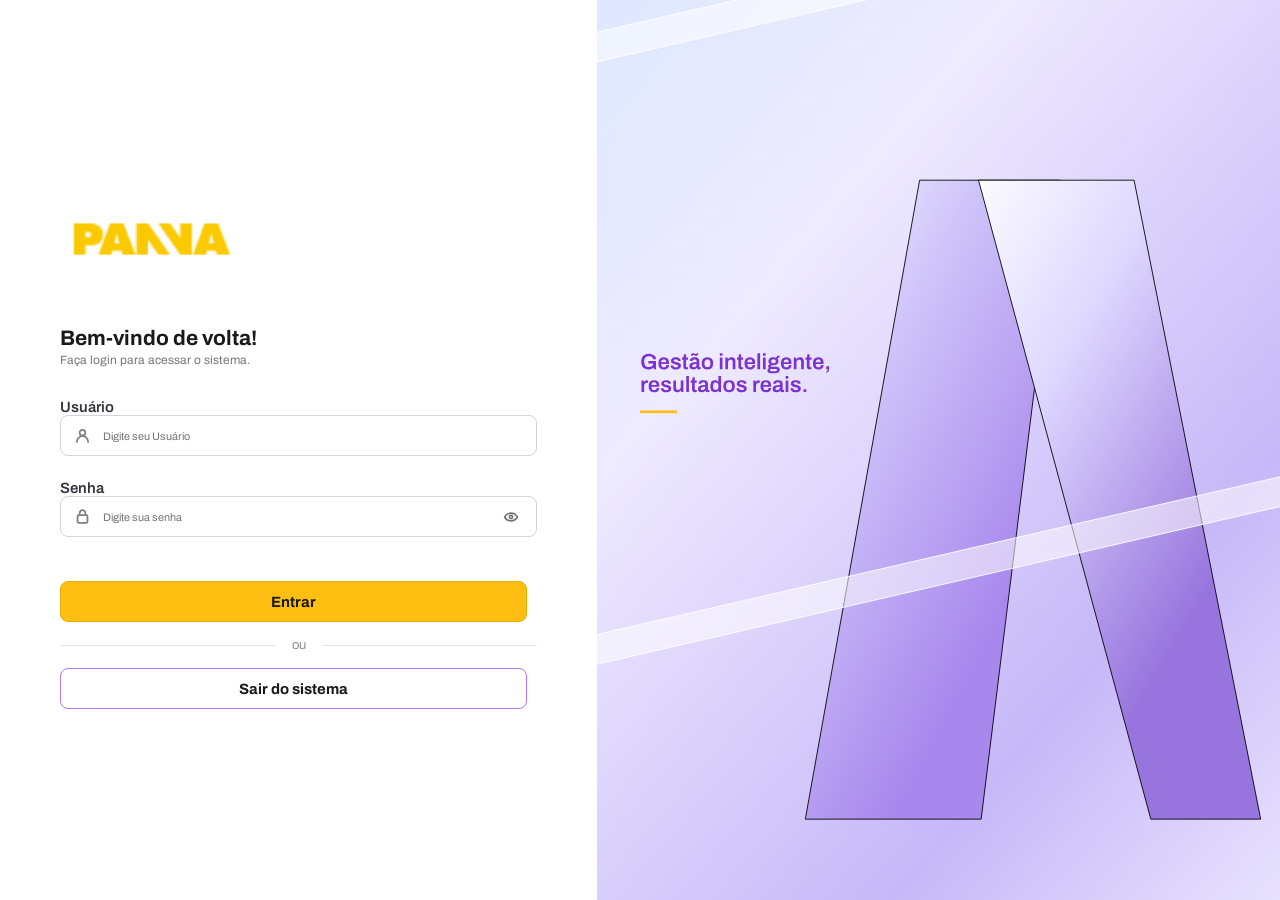
<file: index.html>
<!DOCTYPE html>
<html lang="pt-BR">

<head>
  <meta charset="UTF-8">
  <meta name="viewport" content="width=device-width, initial-scale=1.0">
  <title>Panna Equipamentos</title>
  <link rel="icon" href="assets/logo_group.png" type="image/png">
  <script src="https://cdn.jsdelivr.net/npm/@popperjs/core@2.11.8/dist/umd/popper.min.js"
    integrity="sha384-I7E8VVD/ismYTF4hNIPjVp/Zjvgyol6VFvRkX/vR+Vc4jQkC+hVqc2pM8ODewa9r"
    crossorigin="anonymous"></script>
  <script src="https://cdn.jsdelivr.net/npm/bootstrap@5.3.9/dist/js/bootstrap.min.js"
    integrity="sha384-89aa4glufciPv46aKltztWQEmk+Tu9W2RhzXr6VcnUUEub7F8+06RcL2RYLCOHUq"
    crossorigin="anonymous"></script>
  <link rel="stylesheet" href="styles.css">
  <script src="https://cloudflare.com" defer></script>
</head>



<body>
  <main class="login">

    <div class="login__card">
      <img src="assets/logo.png" class="logo-panna" />
      <h1 class="title-h1" id="login-title">Bem-vindo de volta!</h1>
      <h3 class="title-h3">Faça login para acessar o sistema.</h3>

      <div class="login__field">
        <label for="username" class="login__label">Usuário</label>
        <div class="login__username">
          <img src="assets/icon_user.svg" alt="icone usuário" class="icon__user">
          <input class="login__input" type="text" id="username" placeholder="Digite seu Usuário">
        </div>
      </div>

      <div class="login__field">
        <label for="password" class="login__label">Senha</label>
        <div class="login__password">
          <img src="assets/icon_lock.svg" alt="icone senha" class="icon__user">
          <input class="login__input login__input--password" type="password" id="password"
            placeholder="Digite sua senha">
          <button type="button" class="login__toggle" id="password-toggle" aria-label="Mostrar ou ocultar senha">
            <img src="assets/btn_eye.svg" alt="Mostrar Senha" width="24">
          </button>
        </div>
      </div>

      <!--
        <div class="login__options">    
            <div class="form-check">
                <input class="form-check-input" type="checkbox" id="remember">
                <label class="form-check-label login__remember" for="remember">Lembrar de mim</label>            
            </div>

            <a href="#" class="login__forgot">Esqueceu a senha?</a>
    quando criar a tela de recuperação de senha, vai linkar nesse href que por enquando está vazio, sem link
        </div>-->

      <button type="button" class="login__enter" onclick="window.location.href = 'HomeDesk.html'">Entrar</button>

      <div class="login__divider">
        <span>ou</span>
      </div>
      <button type="button" class="login__exit" onclick="window.location.href = '#'">Sair do sistema</button>


    </div>

    <div class="art-login">
      <img src="assets/login-art.svg" alt="arte login" />
    </div>
  </main>
</body>

</html>
</file>
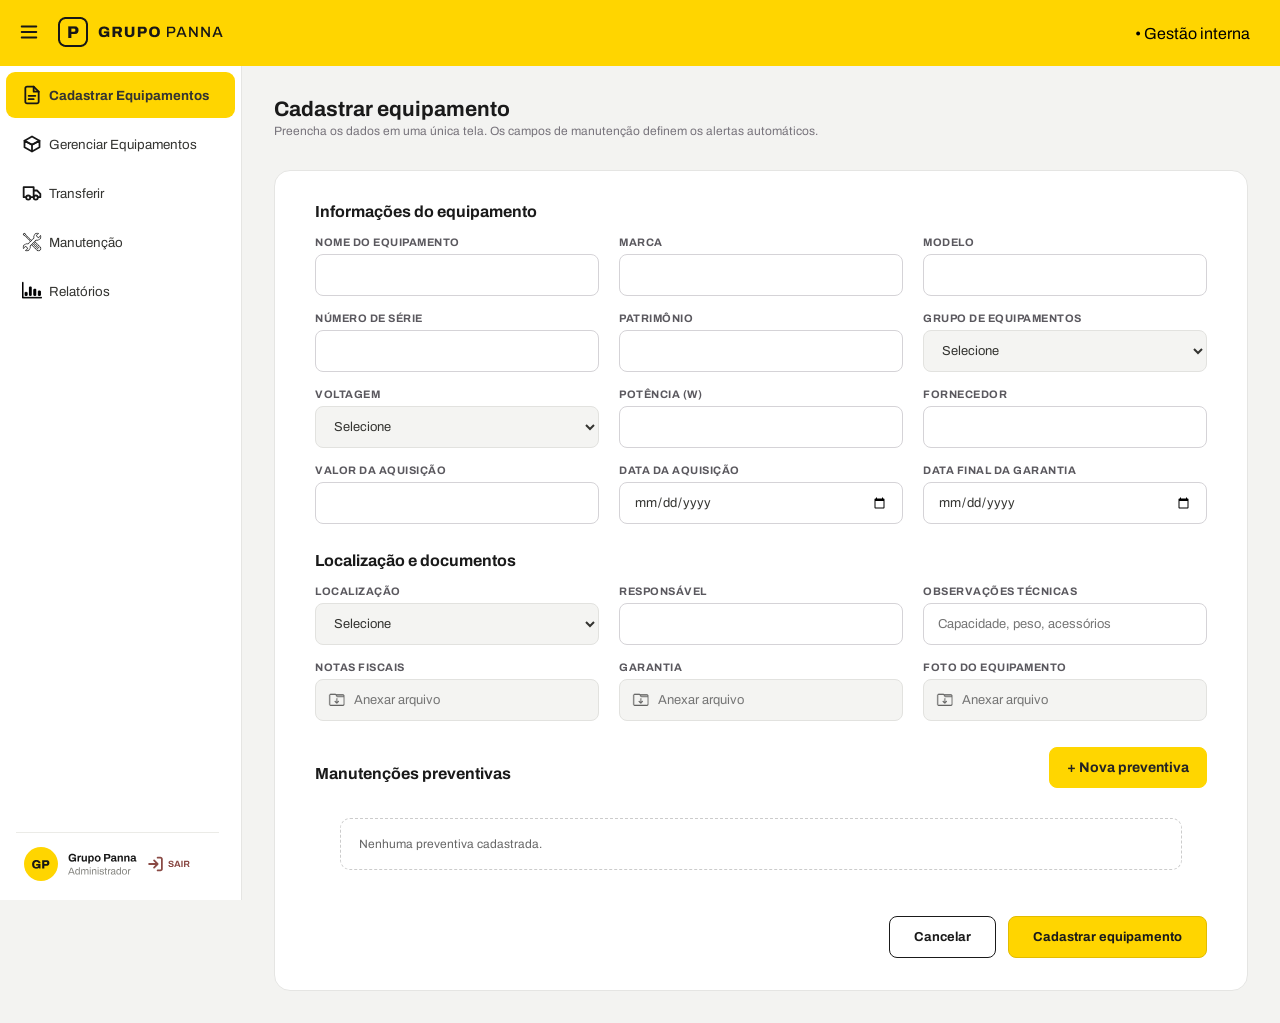
<file: CE1.html>
<!DOCTYPE html>
<html lang="pt-BR">
<head>
    <meta charset="UTF-8">
    <meta name="viewport" content="width=device-width, initial-scale=1.0">
    <title>Panna Equipamentos</title>
    <link rel="icon" href="assets/logo_group.png" type="image/png">
    <script src="https://cdn.jsdelivr.net/npm/@popperjs/core@2.11.8/dist/umd/popper.min.js" integrity="sha384-I7E8VVD/ismYTF4hNIPjVp/Zjvgyol6VFvRkX/vR+Vc4jQkC+hVqc2pM8ODewa9r" crossorigin="anonymous"></script>
<script src="https://cdn.jsdelivr.net/npm/bootstrap@5.3.9/dist/js/bootstrap.min.js" integrity="sha384-89aa4glufciPv46aKltztWQEmk+Tu9W2RhzXr6VcnUUEub7F8+06RcL2RYLCOHUq" crossorigin="anonymous"></script>
    <link rel="stylesheet" href="styles.css">
    <script src="https://cloudflare.com" defer></script>
</head>


<body class="page page--home">
    <header>
        <nav class="navbar">
            <ul class="navbar__list">
                <li><button type="button" class="navbar__btn-menu" id="toggle-sidebar" aria-label="Mostrar ou ocultar menu lateral" aria-expanded="true"><img src="assets/btn_menu.svg" alt="botao menu"></button></li>
                <li class="navbar__item"><img class="navbar__logo" id="navbar-logo" src="assets/logo_group.png"></li>
                <li class="navbar__item" id="navbar-manage-equipment"> • Gestão interna</li>
            </ul>    
        </nav>
    </header>

    <div class="layout-container">
        <div class="sidebar" id="side-menu">
            <ul>
                <li class="sidebar__buttons sidebar__buttons--active"><button type="button" class="navbar__btn-menu" onclick="window.location.href ='CE1.html'"><img src="assets/icon_file.svg" alt="botao menu">Cadastrar Equipamentos</button></li>
                <li class="sidebar__buttons"><button type="button" class="navbar__btn-menu" onclick="window.location.href ='GE1.html'"><img src="assets/icon_box.svg" alt="botao menu">Gerenciar Equipamentos</button></li>
                <li class="sidebar__buttons"><button type="button" class="navbar__btn-menu" onclick="window.location.href ='TE1.html'"><img src="assets/icon_truck.svg" alt="botao menu">Transferir</button></li>
                <li class="sidebar__buttons"><button type="button" class="navbar__btn-menu" onclick="window.location.href ='#'"><img src="assets/icon_maintenance.png" alt="botao menu" style="width: 20px; height: 20px;">Manutenção</button></li>
                <li class="sidebar__buttons"><button type="button" class="navbar__btn-menu" onclick="window.location.href ='#'"><img src="assets/icon_report.png" alt="botao menu" style="width: 20px; height: 20px;">Relatórios</button></li>
            </ul>

            <footer class="footer_sidebar">
                <button type="button" class="navbar__btn-menu" onclick="window.location.href = 'index.html'"><img src="assets/logo_profile.svg" alt="botao menu"></button>
            </footer>
        </div>

        <main class="main-content">
            <h1 class="title-h1">Cadastrar equipamento</h1>
            <h3 class="title-h3">Preencha os dados em uma única tela. Os campos de manutenção definem os alertas automáticos.</h3>

            <div class="form-card">
                <form class="register-form">
                    <h2 class="title-h2">Informações do equipamento</h2>
                    <section class="register-form__section-one">
                        <div class="form-group">
                            <label class="title-h4" for="equipment-name">NOME DO EQUIPAMENTO</label>
                            <input class="register-form__input" type="text" id="equipment-name">
                        </div>

                        <div class="form-group">
                            <label class="title-h4" for="equipment-brand">MARCA</label>
                            <input class="register-form__input" type="text" id="equipment-brand">
                        </div>

                        <div class="form-group">
                            <label class="title-h4" for="equipment-model">MODELO</label>
                            <input class="register-form__input" type="text" id="equipment-model">
                        </div>

                        <div class="form-group">
                            <label class="title-h4" for="equipment-num-serial">NÚMERO DE SÉRIE</label>
                            <input class="register-form__input" type="text" id="equipment-num-serial">
                        </div>

                        <div class="form-group">
                            <label class="title-h4" for="equipment-heritage">PATRIMÔNIO</label>
                            <input class="register-form__input" type="text" id="equipment-heritage">
                        </div>

                        <div class="form-group">
                            <label class="title-h4" for="equipment-group-equip">GRUPO DE EQUIPAMENTOS</label>
                            <select class="register-form__input input_select form-select" id="equipment-group-equip">
                                <option value="">Selecione</option>
                            </select>
                        </div>

                        <div class="form-group">
                            <label class="title-h4" for="equipment-voltage">VOLTAGEM</label>
                            <select class="register-form__input input_select form-select" id="equipment-voltage">
                                <option value="">Selecione</option>
                                <option value="127V">127 V</option>
                                <option value="220V">220 V</option>
                            </select>
                        </div>

                        <div class="form-group">
                            <label class="title-h4" for="equipment-power">POTÊNCIA (W)</label>
                            <input class="register-form__input" type="text" id="equipment-power">
                        </div>

                        <div class="form-group">
                            <label class="title-h4" for="equipment-supplier">FORNECEDOR</label>
                            <input class="register-form__input" type="text" id="equipment-supplier">
                        </div>

                        <div class="form-group">
                            <label class="title-h4" for="equipment-cost-acquis">VALOR DA AQUISIÇÃO</label>
                            <input class="register-form__input" type="text" id="equipment-cost-acquis">
                        </div>

                        <div class="form-group">
                            <label class="title-h4" for="equipment-date-acquis">DATA DA AQUISIÇÃO</label>
                            <input class="register-form__input" type="date" id="equipment-date-acquis">
                        </div>

                        <div class="form-group">
                            <label class="title-h4" for="equipment-warranty-end">DATA FINAL DA GARANTIA</label>
                            <input class="register-form__input" type="date" id="equipment-warranty-end">
                        </div>
                    </section>

                    <h2 class="title-h2">Localização e documentos</h2>
                    <section class="register-form__section-two">
                        <div class="form-group">
                            <label class="title-h4" for="equipment-location">LOCALIZAÇÃO</label>
                            <select class="register-form__input input_select form-select" id="equipment-location">
                                <option value="">Selecione</option>
                            </select>
                        </div>

                        <div class="form-group">
                            <label class="title-h4" for="equipment-answerable">RESPONSÁVEL</label>
                            <input class="register-form__input" type="text" id="equipment-answerable">
                        </div>

                        <div class="form-group">
                            <label class="title-h4" for="equipment-techinical-notes">OBSERVAÇÕES TÉCNICAS</label>
                            <input class="register-form__input" type="text" id="equipment-techinical-notes" placeholder="Capacidade, peso, acessórios">
                        </div>

                        <div class="form-group">
                            <label class="title-h4">NOTAS FISCAIS</label>
                            <div class="register-form__upload">
                                <button type="button" class="register-form__upload-button" id="invoice-upload">
                                    <img src="assets/icon_upload.png" alt="Anexar" width="18">
                                </button>
                                <input class="register-form__input-upload" type="text" id="equipment-invoice" placeholder="Anexar arquivo" readonly>
                            </div>
                        </div>

                        <div class="form-group">
                            <label class="title-h4">GARANTIA</label>
                            <div class="register-form__upload">
                                <button type="button" class="register-form__upload-button" id="warranty-upload">
                                    <img src="assets/icon_upload.png" alt="Anexar" width="18">
                                </button>
                                <input class="register-form__input-upload" type="text" id="equipment-warranty" placeholder="Anexar arquivo" readonly>
                            </div>
                        </div>

                        <div class="form-group">
                            <label class="title-h4">FOTO DO EQUIPAMENTO</label>
                            <div class="register-form__upload">
                                <button type="button" class="register-form__upload-button" id="photo-upload">
                                    <img src="assets/icon_upload.png" alt="Anexar" width="18">
                                </button>
                                <input class="register-form__input-upload" type="text" id="equipment-photo" placeholder="Anexar arquivo" readonly>
                            </div>
                        </div>

                    </section>

    <!-- ETAPA 5: cada equipamento aceita várias preventivas, cada uma com vários insumos. -->
    <section class="panna-planos-section" aria-labelledby="panna-planos-titulo">
        <div class="panna-planos-heading"><div><h2 class="title-h2" id="panna-planos-titulo">Manutenções preventivas</h2></div><button type="button" id="panna-adicionar-plano" class="panna-yellow-btn">+ Nova preventiva</button></div>
        <div id="panna-lista-planos" class="panna-planos-lista"></div>
    </section>

    <!-- BOTÕES FINAIS -->
    <div class="register-form__actions">
        <button type="button" class="button--cancel" onclick="window.location.href = 'HomeDesk.html'">Cancelar</button>
        <button type="button" class="button--register-equip" id="submit-equipment">Cadastrar equipamento</button>
    </div>

</form>
        </div>

    </main>
    </div>
    <!-- JavaScript compartilhado: menu, armazenamento e cadastro. -->
    <script src="equipamentos-iniciais.js"></script>
    <script src="panna.js"></script>
</body>
</html>
</file>
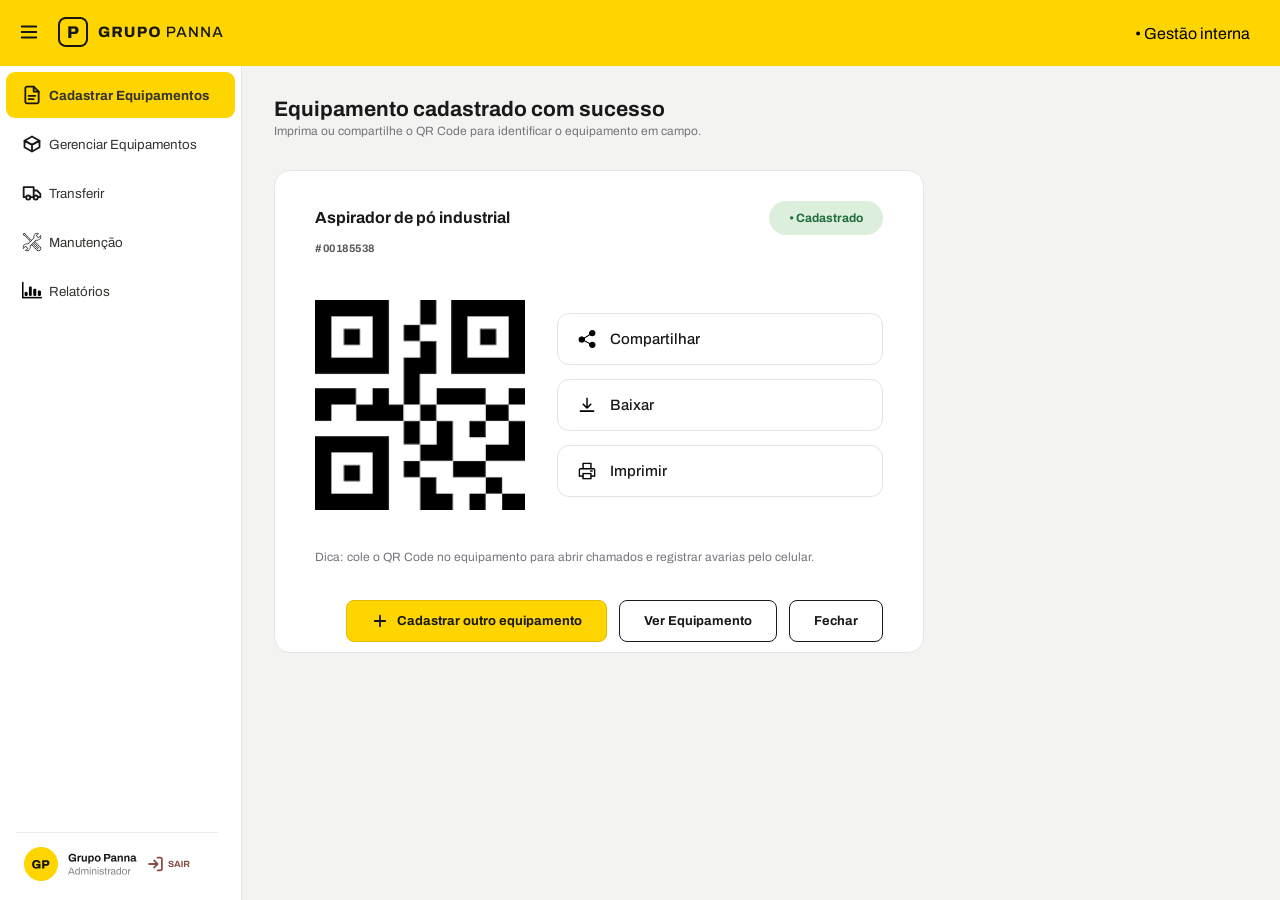
<file: CE2.html>
<!DOCTYPE html>
<html lang="pt-BR">
<head>
    <meta charset="UTF-8">
    <meta name="viewport" content="width=device-width, initial-scale=1.0">
    <title>Panna Equipamentos</title>
    <link rel="icon" href="assets/logo_group.png" type="image/png">
    <script src="https://cdn.jsdelivr.net/npm/@popperjs/core@2.11.8/dist/umd/popper.min.js" integrity="sha384-I7E8VVD/ismYTF4hNIPjVp/Zjvgyol6VFvRkX/vR+Vc4jQkC+hVqc2pM8ODewa9r" crossorigin="anonymous"></script>
<script src="https://cdn.jsdelivr.net/npm/bootstrap@5.3.9/dist/js/bootstrap.min.js" integrity="sha384-89aa4glufciPv46aKltztWQEmk+Tu9W2RhzXr6VcnUUEub7F8+06RcL2RYLCOHUq" crossorigin="anonymous"></script>
    <link rel="stylesheet" href="styles.css">
    <script src="https://cloudflare.com" defer></script>
</head>

<body class="page page--home">
    <header>
        <nav class="navbar">
            <ul class="navbar__list">
                <li><button type="button" class="navbar__btn-menu" id="toggle-sidebar" aria-label="Mostrar ou ocultar menu lateral" aria-expanded="true"><img src="assets/btn_menu.svg" alt="botao menu"></button></li>
                <li class="navbar__item"><img class="navbar__logo" id="navbar-logo" src="assets/logo_group.png"></li>
                <li class="navbar__item" id="navbar-manage-equipment"> • Gestão interna</li>
            </ul>    
        </nav>
    </header>

    <div class="layout-container">
        <div class="sidebar" id="side-menu">
            <ul>
                <li class="sidebar__buttons sidebar__buttons--active"><button type="button" class="navbar__btn-menu" onclick="window.location.href ='CE1.html'"><img src="assets/icon_file.svg" alt="botao menu">Cadastrar Equipamentos</button></li>
                <li class="sidebar__buttons"><button type="button" class="navbar__btn-menu" onclick="window.location.href ='GE1.html'"><img src="assets/icon_box.svg" alt="botao menu">Gerenciar Equipamentos</button></li>
                <li class="sidebar__buttons"><button type="button" class="navbar__btn-menu" onclick="window.location.href ='TE1.html'"><img src="assets/icon_truck.svg" alt="botao menu">Transferir</button></li>
                <li class="sidebar__buttons"><button type="button" class="navbar__btn-menu" onclick="window.location.href ='#'"><img src="assets/icon_maintenance.png" alt="botao menu" style="width: 20px; height: 20px;">Manutenção</button></li>
                <li class="sidebar__buttons"><button type="button" class="navbar__btn-menu" onclick="window.location.href ='#'"><img src="assets/icon_report.png" alt="botao menu" style="width: 20px; height: 20px;">Relatórios</button></li>
            </ul>

            <footer class="footer_sidebar">
                <button type="button" class="navbar__btn-menu" onclick="window.location.href = 'index.html'"><img src="assets/logo_profile.svg" alt="botao menu"></button>
            </footer>
        </div>

        <main class="main-content">
            <h1 class="title-h1">Equipamento cadastrado com sucesso</h1>
            <h3 class="title-h3">Imprima ou compartilhe o QR Code para identificar o equipamento em campo.</h3>

            <div class="form-card--qrcode">
                <form class="register-form register-form--success">
                   <div class="register-form__header">
                        <div>
                            <h2 class="title-h2">Aspirador de pó industrial</h2>
                            <h4 class="title-h4">#00185538</h4>
                        </div>

                        <p class="title-inform">• Cadastrado</p>    
                    </div>    

                    <div class="register-form__finish">
                        <img src="assets/qr_code.png" alt="QR Code" class="register-form__qr-code">

                        <div class="register-form__export-actions">
                            <button type="button" class="export-item" id="equipment-share">
                                <img src="assets/icon_share.png" alt="Ícone de compartilhar" class="export-item__icon" width="18">
                                <span class="action-btn">Compartilhar</span>
                            </button>

                            <button type="button" class="export-item" id="equipment-download">
                                <img src="assets/icon_download.png" alt="Ícone de download" class="export-item__icon" width="18">
                                <span class="action-btn">Baixar</span>
                            </button>

                            <button type="button" class="export-item" id="equipment-print">
                                <img src="assets/icon_printer.png" alt="Ícone de imprimir" class="export-item__icon" width="18">
                                <span class="action-btn">Imprimir</span>
                            </button>
                        </div>
                     </div>
    <h3 class="title-h3">Dica: cole o QR Code no equipamento para abrir chamados e registrar avarias pelo celular.</h3>

    <!-- BOTÕES FINAIS -->
    <div class="register-form__actions">
        <button type="button" class="button button--register-equip" onclick="window.location.href ='CE1.html'">
            <img src="assets/icon_plus.svg" alt="Ícone de +" class="button__icon" width="18">
            <span>Cadastrar outro equipamento</span>
        </button>

        <button type="button" class="button button--cancel">Ver Equipamento</button>
        <button type="button" class="button button--cancel" onclick="window.location.href ='HomeDesk.html'">Fechar</button>
    </div>
                </form>
            </div>
        </main>
    </div>
    <!-- JavaScript compartilhado: menu, armazenamento e cadastro. -->
    <script src="equipamentos-iniciais.js"></script>
    <script src="panna.js"></script>
</body>
</html>
</file>
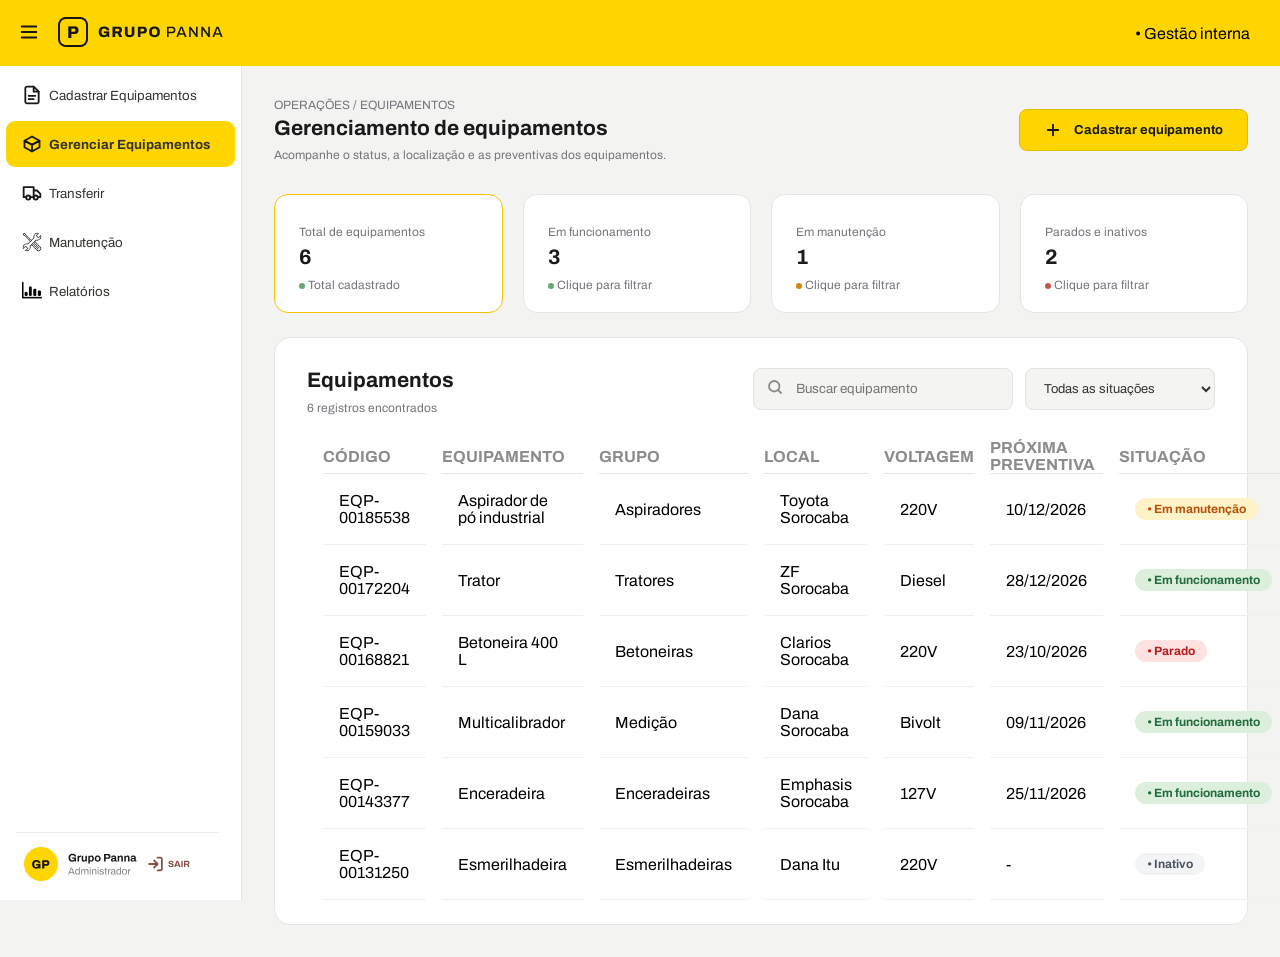
<file: GE1.html>
<!DOCTYPE html>
<html lang="pt-BR">
<head>
    <meta charset="UTF-8">
    <meta name="viewport" content="width=device-width, initial-scale=1.0">
    <title>Panna Equipamentos</title>
    <link rel="icon" href="assets/logo_group.png" type="image/png">
    <script src="https://cdn.jsdelivr.net/npm/@popperjs/core@2.11.8/dist/umd/popper.min.js" integrity="sha384-I7E8VVD/ismYTF4hNIPjVp/Zjvgyol6VFvRkX/vR+Vc4jQkC+hVqc2pM8ODewa9r" crossorigin="anonymous"></script>
<script src="https://cdn.jsdelivr.net/npm/bootstrap@5.3.9/dist/js/bootstrap.min.js" integrity="sha384-89aa4glufciPv46aKltztWQEmk+Tu9W2RhzXr6VcnUUEub7F8+06RcL2RYLCOHUq" crossorigin="anonymous"></script>
    <link rel="stylesheet" href="styles.css">
    <script src="https://cloudflare.com" defer></script>
</head>


<body class="page page--home">
    <header>
        <nav class="navbar">
            <ul class="navbar__list">
                <li><button type="button" class="navbar__btn-menu" id="toggle-sidebar" aria-label="Mostrar ou ocultar menu lateral" aria-expanded="true"><img src="assets/btn_menu.svg" alt="botao menu"></button></li>
                <li class="navbar__item"><img class="navbar__logo" id="navbar-logo" src="assets/logo_group.png"></li>
                <li class="navbar__item" id="navbar-manage-equipment"> • Gestão interna</li>
            </ul>    
        </nav>
    </header>

    <div class="layout-container">
        <div class="sidebar" id="side-menu">
            <ul>
                <li class="sidebar__buttons"><button type="button" class="navbar__btn-menu" onclick="window.location.href ='CE1.html'"><img src="assets/icon_file.svg" alt="botao menu">Cadastrar Equipamentos</button></li>
                <li class="sidebar__buttons sidebar__buttons--active"><button type="button" class="navbar__btn-menu" onclick="window.location.href ='GE1.html'"><img src="assets/icon_box.svg" alt="botao menu">Gerenciar Equipamentos</button></li>
                <li class="sidebar__buttons"><button type="button" class="navbar__btn-menu" onclick="window.location.href ='TE1.html'"><img src="assets/icon_truck.svg" alt="botao menu">Transferir</button></li>
                <li class="sidebar__buttons"><button type="button" class="navbar__btn-menu" onclick="window.location.href ='#'"><img src="assets/icon_maintenance.png" alt="botao menu" style="width: 20px; height: 20px;">Manutenção</button></li>
                <li class="sidebar__buttons"><button type="button" class="navbar__btn-menu" onclick="window.location.href ='#'"><img src="assets/icon_report.png" alt="botao menu" style="width: 20px; height: 20px;">Relatórios</button></li>
            </ul>

            <footer class="footer_sidebar">
                <button type="button" class="navbar__btn-menu" onclick="window.location.href = 'index.html'"><img src="assets/logo_profile.svg" alt="botao menu"></button>
            </footer>
        </div>

        <main class="main-content">

            <div class="manage-header">
                <div>             
                    <h3 class="title-h3" style="margin-bottom: 0;">OPERAÇÕES / EQUIPAMENTOS</h3>    
                    <h1 class="title-h1" style="padding: 5px 0;">Gerenciamento de equipamentos</h1>
                    <h3 class="title-h3" style="margin-bottom: 0;">Acompanhe o status, a localização e as preventivas dos equipamentos.</h3>
                </div>
            
                <button type="button" class="button button--manage-equip" onclick="window.location.href ='CE1.html'">
                <img src="assets/icon_plus.svg" alt="Ícone de +" class="button__icon" width="18">
                <span>Cadastrar equipamento</span>
                </button>
            </div>

          
            <section class="equipment-summary">                              
                    <div class="equipment-summary__card equipment-summary__card--active">
                    <h3 class="title-h3--ge">Total de equipamentos</h3>
                    <h1 class="title-h1--ge"> 48 </h1>
                    <img src="assets/icon_status_green.svg" alt="Icone de status - verde"> <a class="title-h3--ge">Total cadastrado</a>
                    </div>    
                            
                    <div class="equipment-summary__card">
                    <h3 class="title-h3--ge">Em funcionamento</h3>
                    <h1 class="title-h1--ge"> 31 </h1>
                    <img src="assets/icon_status_green.svg" alt="Icone de status - verde"><a class="title-h3--ge" href="#"> Clique para filtrar</a>
                    </div>    
              
                    <div class="equipment-summary__card">
                    <h3 class="title-h3--ge">Em manutenção</h3>
                    <h1 class="title-h1--ge"> 9 </h1>
                    <img src="assets/icon_status_orange.svg" alt="Icone de status - laranja"> <a class="title-h3--ge" href="#"> Clique para filtrar</a>
                    </div>    
               
                    <div class="equipment-summary__card">
                    <h3 class="title-h3--ge">Parados e inativos</h3>
                    <h1 class="title-h1--ge"> 8 </h1>
                    <img src="assets/icon_status_red.svg" alt="Icone de status - vermelho"><a class="title-h3--ge" href="#"> Clique para filtrar</a>
                    </div>
            </section>

            <section class="equipment-table">
                <div class="equipment-table__header">
                    <div class="equipment-table__title-group">
                    <h1 class="title-h1--ge">Equipamentos</h1>
                    <span class="title-h3--ge">6 registros encontrados</span>
                    </div>

                    <div class="equipment-table__header--filters">
                        <div class="equipment-table__header--search">        
                        <button type="button" class="equipment-table__search-btn" id="photo-upload">
                                    <img src="assets/icon_search.svg" alt="Anexar" width="18">
                                </button>
                                <input class="equipment-table__search-input" type="text" id="equipment-search" placeholder="Buscar equipamento">
                        </div>   
                    
                    
                    
                
                    <div class="equipment-table__header--select">
                                <select class="equipment-table__header-allsituation input_select form-select" id="all-situation">
                                <option value="all-sit">Todas as situações</option>
                                <option value="in-operation-sit">Em funcionamento</option>
                                <option value="under-maintenance">Em manutenção</option>
                                <option value="stopped-sit">Parado</option>
                                <option value="inactive-sit">Inativo</option>    
                            </select>
                         </div>                                    
                </div>
                </div>

                <table class="equipment-table__grid">
                    <thead>
                        <tr>
                            <th>CÓDIGO</th>
                            <th>EQUIPAMENTO</th>
                            <th>GRUPO</th>
                            <th>LOCAL</th>
                            <th>VOLTAGEM</th>
                            <th>PRÓXIMA PREVENTIVA</th>
                            <th>SITUAÇÃO</th>
                            <th></th>
                        </tr>    
                    </thead>

                    <tbody>
                        <!-- Linhas geradas por panna.js a partir dos dados internos e do localStorage. -->
                    </tbody>
                </table>
            </section>
        </main>
    </div>
    <!-- JavaScript compartilhado: menu, armazenamento e cadastro. -->
    <script src="equipamentos-iniciais.js"></script>
    <script src="panna.js"></script>
</body>
</html>
</file>
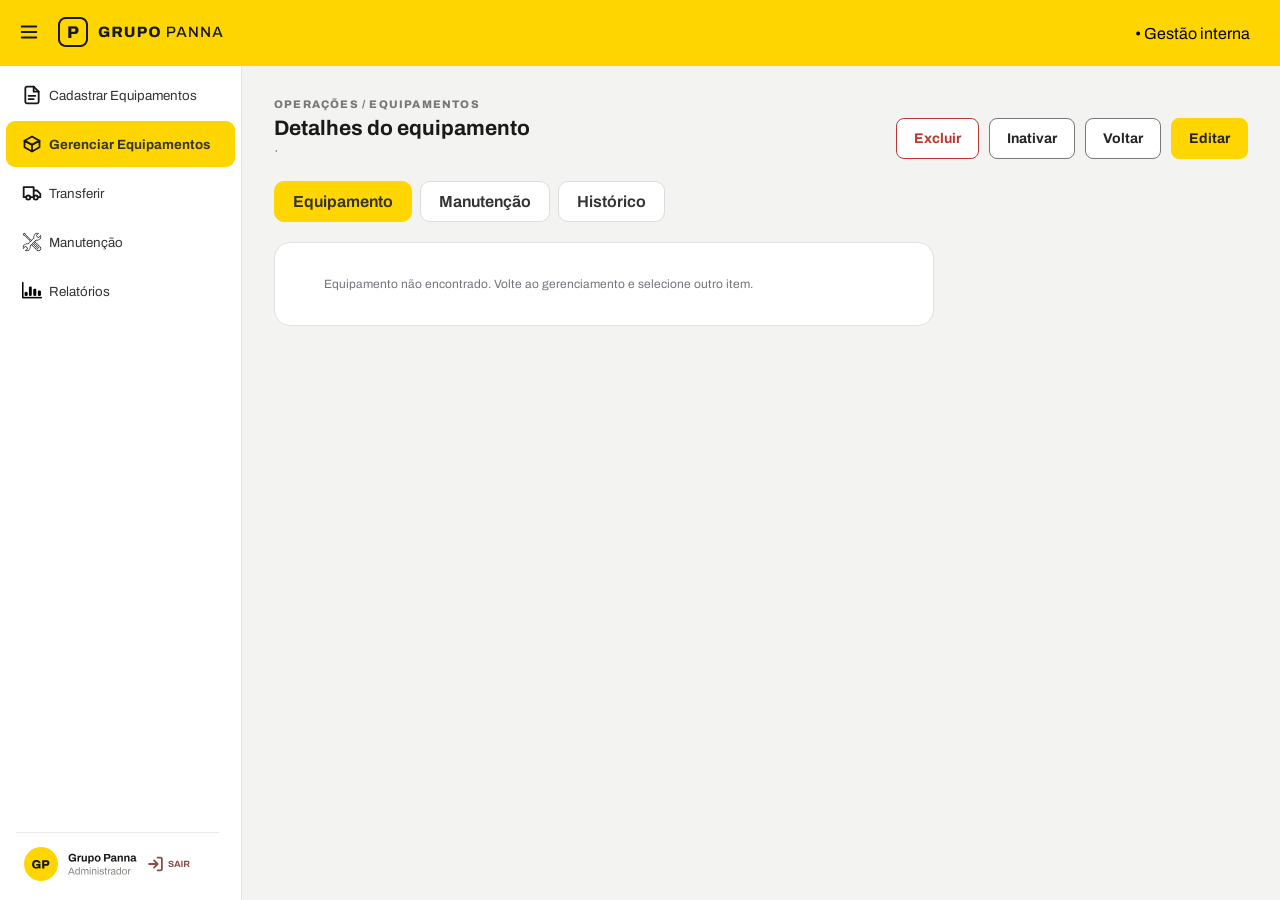
<file: GE2.html>
<!DOCTYPE html>
<html lang="pt-BR">
<head>
    <meta charset="UTF-8">
    <meta name="viewport" content="width=device-width, initial-scale=1.0">
    <title>Detalhes do equipamento | Panna Assets</title>
    <link rel="icon" href="assets/logo_group.png" type="image/png">
    <script src="https://cdn.jsdelivr.net/npm/@popperjs/core@2.11.8/dist/umd/popper.min.js" integrity="sha384-I7E8VVD/ismYTF4hNIPjVp/Zjvgyol6VFvRkX/vR+Vc4jQkC+hVqc2pM8ODewa9r" crossorigin="anonymous"></script>
<script src="https://cdn.jsdelivr.net/npm/bootstrap@5.3.9/dist/js/bootstrap.min.js" integrity="sha384-89aa4glufciPv46aKltztWQEmk+Tu9W2RhzXr6VcnUUEub7F8+06RcL2RYLCOHUq" crossorigin="anonymous"></script>
    <link rel="stylesheet" href="styles.css">
    <script src="https://cloudflare.com" defer></script>
</head>


<body class="page page--home">
    <header>
        <nav class="navbar">
            <ul class="navbar__list">
                <li><button type="button" class="navbar__btn-menu" id="toggle-sidebar" aria-label="Mostrar ou ocultar menu lateral" aria-expanded="true"><img src="assets/btn_menu.svg" alt="botao menu"></button></li>
                <li class="navbar__item"><img class="navbar__logo" id="navbar-logo" src="assets/logo_group.png"></li>
                <li class="navbar__item" id="navbar-manage-equipment"> • Gestão interna</li>
            </ul>    
        </nav>
    </header>

    <div class="layout-container">
        <div class="sidebar" id="side-menu">
            <ul>
                <li class="sidebar__buttons"><button type="button" class="navbar__btn-menu" onclick="window.location.href ='CE1.html'"><img src="assets/icon_file.svg" alt="botao menu">Cadastrar Equipamentos</button></li>
                <li class="sidebar__buttons sidebar__buttons--active"><button type="button" class="navbar__btn-menu" onclick="window.location.href ='GE1.html'"><img src="assets/icon_box.svg" alt="botao menu">Gerenciar Equipamentos</button></li>
                <li class="sidebar__buttons"><button type="button" class="navbar__btn-menu" onclick="window.location.href ='TE1.html'"><img src="assets/icon_truck.svg" alt="botao menu">Transferir</button></li>
                <li class="sidebar__buttons"><button type="button" class="navbar__btn-menu" onclick="window.location.href ='#'"><img src="assets/icon_maintenance.png" alt="botao menu" style="width: 20px; height: 20px;">Manutenção</button></li>
                <li class="sidebar__buttons"><button type="button" class="navbar__btn-menu" onclick="window.location.href ='#'"><img src="assets/icon_report.png" alt="botao menu" style="width: 20px; height: 20px;">Relatórios</button></li>
            </ul>

            <footer class="footer_sidebar">
                <button type="button" class="navbar__btn-menu" onclick="window.location.href = 'index.html'"><img src="assets/logo_profile.svg" alt="botao menu"></button>
            </footer>
        </div>

        <main class="main-content">
            <!-- ETAPA 3: layout de detalhes baseado no protótipo; demais páginas permanecem iguais. -->
            <div class="panna-detail-top panna-detail-top--new">
                <div>
                    <p class="panna-detail-eyebrow">OPERAÇÕES / EQUIPAMENTOS</p>
                    <h1 class="title-h1" id="panna-detalhe-nome">Detalhes do equipamento</h1>
                    <p class="panna-detail-subtitle"><span id="panna-detalhe-codigo"></span> · <span id="panna-detalhe-local"></span></p>
                </div>
                <div class="panna-detail-actions">
                    <!-- ETAPA 4: ações sobre o cadastro; confirmação antes de excluir. -->
                    <button type="button" class="panna-outline-btn panna-danger-btn" id="panna-excluir">Excluir</button>
                    <button type="button" class="panna-outline-btn" id="panna-alternar-status">Inativar</button>
                    <a class="panna-outline-btn" href="GE1.html">Voltar</a>
                    <a class="panna-yellow-btn" id="panna-editar" href="GE1.html">Editar</a>
                </div>
            </div>
            <nav class="panna-detail-tabs" aria-label="Seções do equipamento">
                <a class="panna-tab-active" href="#panna-detalhes" data-panna-tab="equipamento">Equipamento</a>
                <a href="#panna-manutencao" data-panna-tab="manutencao">Manutenção</a>
                <a href="#panna-historico-card" data-panna-tab="historico">Histórico</a>
            </nav>
            <div class="panna-detail-layout">
                <div class="panna-detail-main">
                    <section class="panna-detail-card" id="panna-detalhes">
                        <div class="panna-card-heading"><h2>Dados do equipamento</h2><span class="panna-detail-status" id="panna-detalhe-situacao"></span></div>
                        <div class="panna-detail-grid" id="panna-campos-equipamento"></div>
                    </section>
                    <section class="panna-detail-card" id="panna-manutencao" hidden>
                        <div class="panna-manutencao-heading"><div><h2>Manutenções preventivas</h2><p>Gerencie os planos preventivos deste equipamento.</p></div><button type="button" class="panna-yellow-btn" id="panna-nova-manutencao">+ Nova preventiva</button></div>
                        <div id="panna-editor-manutencao" class="panna-editor-manutencao" hidden></div>
                        <div class="panna-manutencao-tabela"><div class="panna-manutencao-tabela-cabecalho"><span>TIPO</span><span>INSUMOS</span><span>PERIODICIDADE</span><span>PRÓXIMA</span><span></span></div><div id="panna-campos-manutencao"></div></div>
                    </section>
                    <section class="panna-detail-card" id="panna-historico-card" hidden>
                        <h2>Histórico do equipamento</h2>
                        <p class="panna-historico-intro">Linha do tempo de alterações, mudanças de situação e manutenções realizadas neste equipamento.</p>
                        <div id="panna-historico" class="panna-eventos"></div>
                    </section>
                </div>
                <aside class="panna-detail-aside">
                    <section class="panna-detail-card panna-preventiva-card">
                        <h2>Próxima preventiva</h2>
                        <div class="panna-preventiva-count"><strong id="panna-dias-preventiva">—</strong><span id="panna-dias-unidade">dias</span></div>
                        <p id="panna-data-preventiva">Sem data prevista</p>
                        <div class="panna-progress" role="progressbar" aria-label="Prazo para a próxima manutenção" aria-valuemin="0" aria-valuemax="100" aria-valuenow="0"><div id="panna-progresso-preventiva"></div></div>
                        <p id="panna-regra-preventiva" class="panna-preventiva-rule"></p>
                        <p id="panna-alerta-preventiva" class="panna-preventiva-alerta"></p>
                        <a href="#panna-manutencao" class="panna-outline-btn panna-full-btn" data-panna-abrir-manutencao>Ver plano de manutenção</a>
                    </section>
                    <section class="panna-detail-card panna-qr-card">
                        <h2>QR Code do equipamento</h2>
                        <div class="panna-qr-content">
                            <!-- Imagem ilustrativa já existente no projeto; QR individual será uma etapa futura. -->
                            <img src="assets/qr_code.png" alt="QR Code ilustrativo do equipamento" class="panna-qr-image">
                            <div class="panna-qr-info"><strong id="panna-qr-codigo"></strong><small id="panna-qr-nome"></small><span class="panna-qr-note">Imagem ilustrativa</span></div>
                        </div>
                    </section>
                </aside>
            </div>
            <!-- ETAPA 4: modal acessível de confirmação; nenhuma exclusão acontece sem confirmar. -->
            <dialog id="panna-confirmar-exclusao" class="panna-confirm-dialog" aria-labelledby="panna-confirmar-titulo" aria-describedby="panna-confirmar-texto">
                <h2 id="panna-confirmar-titulo">Excluir equipamento?</h2>
                <p id="panna-confirmar-texto">Esta ação é permanente e não poderá ser desfeita.</p>
                <div class="panna-confirm-actions">
                    <button type="button" class="panna-outline-btn" id="panna-cancelar-exclusao">Cancelar</button>
                    <button type="button" class="panna-danger-solid" id="panna-confirmar-excluir">Excluir equipamento</button>
                </div>
            </dialog>
        </main>
    </div>
    <!-- JavaScript compartilhado: menu, armazenamento e cadastro. -->
    <script src="equipamentos-iniciais.js"></script>
    <script src="panna.js"></script>
</body>
</html>
</file>
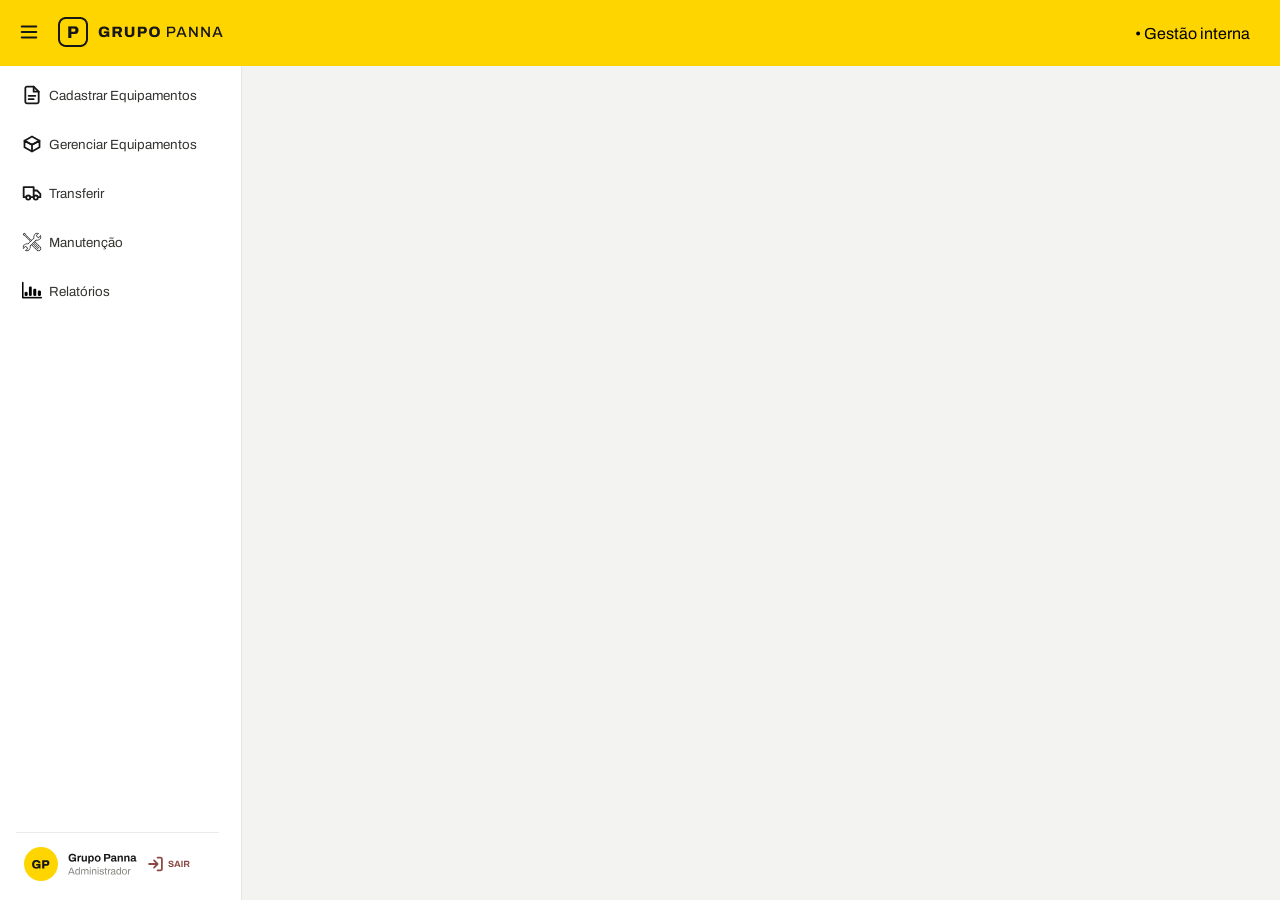
<file: HomeDesk.html>
<!DOCTYPE html>
<html lang="pt-BR">
<head>
    <meta charset="UTF-8">
    <meta name="viewport" content="width=device-width, initial-scale=1.0">
    <title>Panna Equipamentos</title>
    <link rel="icon" href="assets/logo_group.png" type="image/png">
    <script src="https://cdn.jsdelivr.net/npm/@popperjs/core@2.11.8/dist/umd/popper.min.js" integrity="sha384-I7E8VVD/ismYTF4hNIPjVp/Zjvgyol6VFvRkX/vR+Vc4jQkC+hVqc2pM8ODewa9r" crossorigin="anonymous"></script>
    <script src="https://cdn.jsdelivr.net/npm/bootstrap@5.3.9/dist/js/bootstrap.min.js" integrity="sha384-89aa4glufciPv46aKltztWQEmk+Tu9W2RhzXr6VcnUUEub7F8+06RcL2RYLCOHUq" crossorigin="anonymous"></script>
    <link rel="stylesheet" href="styles.css">
</head>

<body class="page page--home">
    <header>
       <nav class="navbar">
            <ul class="navbar__list">
                <li><button type="button" class="navbar__btn-menu" id="toggle-sidebar" aria-label="Mostrar ou ocultar menu lateral" aria-expanded="true"><img src="assets/btn_menu.svg" alt="botao menu"></button></li>
                <li class="navbar__item"><img class="navbar__logo" id="navbar-logo" src="assets/logo_group.png"></li>
                <li class="navbar__item" id="navbar-manage-equipment"> • Gestão interna</li>
            </ul>    
        </nav>
    </header>

    <div class="layout-container">
        <div class="sidebar" id="side-menu">
            <ul>
                <li class="sidebar__buttons"><button type="button" class="navbar__btn-menu" onclick="window.location.href ='CE1.html'"><img src="assets/icon_file.svg" alt="botao menu">Cadastrar Equipamentos</button></li>
                <li class="sidebar__buttons"><button type="button" class="navbar__btn-menu" onclick="window.location.href ='GE1.html'"><img src="assets/icon_box.svg" alt="botao menu">Gerenciar Equipamentos</button></li>
                <li class="sidebar__buttons"><button type="button" class="navbar__btn-menu" onclick="window.location.href ='TE1.html'"><img src="assets/icon_truck.svg" alt="botao menu">Transferir</button></li>
                <li class="sidebar__buttons"><button type="button" class="navbar__btn-menu" onclick="window.location.href ='#'"><img src="assets/icon_maintenance.png" alt="botao menu" style="width: 20px; height: 20px;">Manutenção</button></li>
                <li class="sidebar__buttons"><button type="button" class="navbar__btn-menu" onclick="window.location.href ='#'"><img src="assets/icon_report.png" alt="botao menu" style="width: 20px; height: 20px;">Relatórios</button></li>
            </ul>

            <footer class="footer_sidebar"> 
                <button type="button" class="navbar__btn-menu" onclick="window.location.href = 'index.html'">
                    <img src="assets/logo_profile.svg" alt="botao menu">
                </button>
            </footer>
        </div>

        <main class="main-content">

        </main>
    </div>
    <!-- JavaScript compartilhado: menu, armazenamento e cadastro. -->
    <script src="equipamentos-iniciais.js"></script>
    <script src="panna.js"></script>
</body>
</html>
</file>
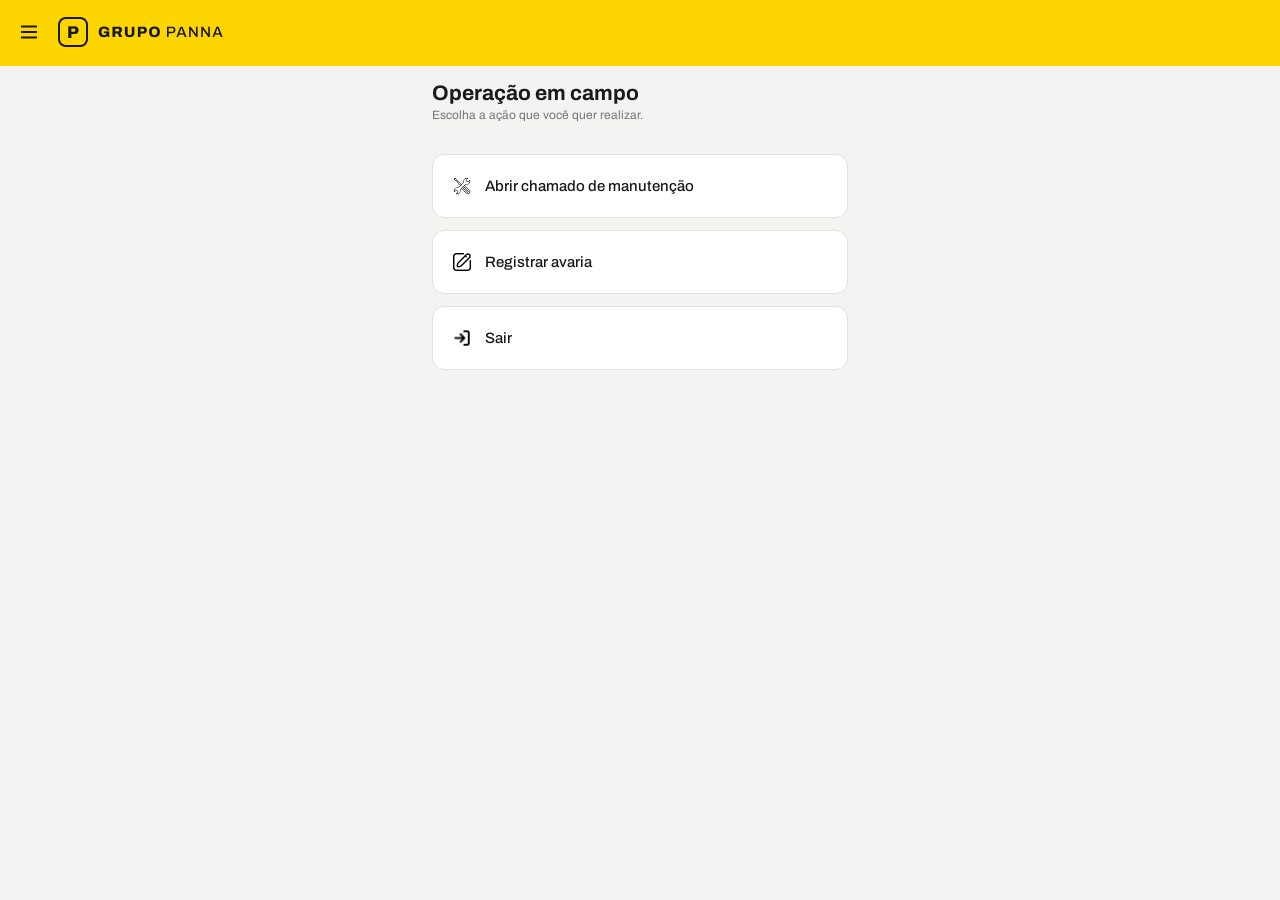
<file: OC1-MOBILE.html>
<!DOCTYPE html>
<html lang="pt-BR">

<head>
  <meta charset="UTF-8">
  <meta name="viewport" content="width=device-width, initial-scale=1.0">
  <title>Panna Equipamentos</title>
  <link rel="icon" href="assets/logo_group.png" type="image/png">
  <script src="https://cdn.jsdelivr.net/npm/@popperjs/core@2.11.8/dist/umd/popper.min.js"
    integrity="sha384-I7E8VVD/ismYTF4hNIPjVp/Zjvgyol6VFvRkX/vR+Vc4jQkC+hVqc2pM8ODewa9r"
    crossorigin="anonymous"></script>
  <script src="https://cdn.jsdelivr.net/npm/bootstrap@5.3.9/dist/js/bootstrap.min.js"
    integrity="sha384-89aa4glufciPv46aKltztWQEmk+Tu9W2RhzXr6VcnUUEub7F8+06RcL2RYLCOHUq"
    crossorigin="anonymous"></script>
  <link rel="stylesheet" href="styles.css">
  <script src="https://cloudflare.com" defer></script>
</head>


<body class="page page--home">
    <header>
       <nav class="navbar">
            <ul class="navbar__list">
                <li><button type="button" class="navbar__btn-menu" id="toggle-sidebar" aria-label="Mostrar ou ocultar menu lateral" aria-expanded="true"><img src="assets/btn_menu.svg" alt="botao menu"></button></li>
                <li class="navbar__item"><img class="navbar__logo" id="navbar-logo" src="assets/logo_group.png"></li>
            </ul>    
        </nav>
    </header>

     <main class="main-content main-content--field">
            <h1 class="title-h1">Operação em campo</h1>
            <h3 class="title-h3">Escolha a ação que você quer realizar.</h3>

        <div class="field-actions">
            <button type="button" class="export-item export-item--field" id="field-open-ticket" onclick="window.location.href ='OC2-MOBILE.html'">
            <img src="assets/icon_maintenance.png" alt="Ícone de manutenção" class="export-item__icon" width="18">
            <span class="action-btn">Abrir chamado de manutenção</span>
            </button>

            <button type="button" class="export-item export-item--field" id="field-report-fault">
            <img src="assets/icon_register.png" alt="Ícone de registro" class="export-item__icon" width="18">
            <span class="action-btn">Registrar avaria</span>
            </button>

            <button type="button" class="export-item export-item--field" id="field-logout">
            <img src="assets/icon_logout-black.png" alt="Ícone de sair" class="export-item__icon" width="18">
            <span class="action-btn">Sair</span>
            </button>
        </div>


    </main> 
</body>
</html>
</file>
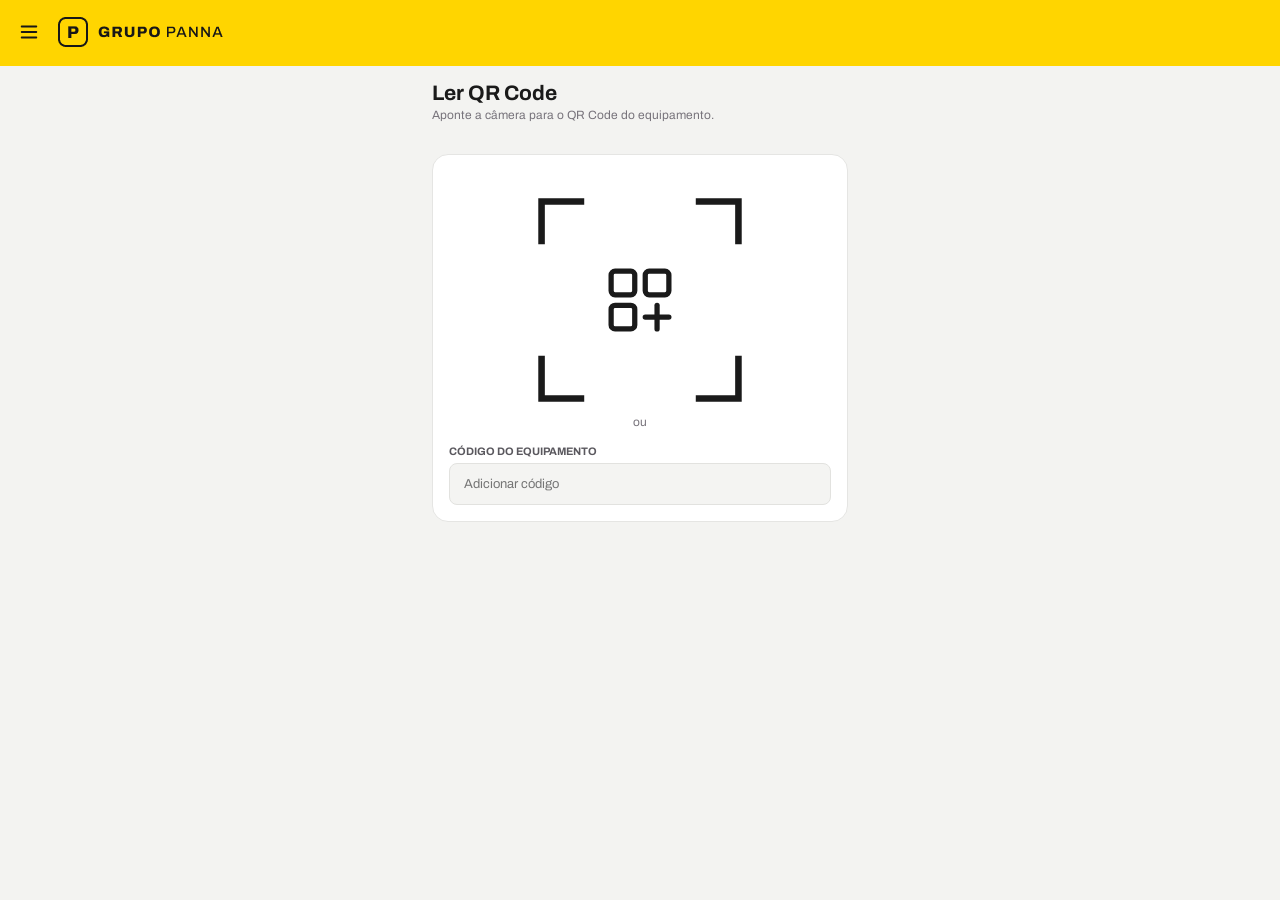
<file: OC2-MOBILE.html>
<!DOCTYPE html>
<html lang="pt-BR">

<head>
  <meta charset="UTF-8">
  <meta name="viewport" content="width=device-width, initial-scale=1.0">
  <title>Panna Equipamentos</title>
  <link rel="icon" href="assets/logo_group.png" type="image/png">
  <script src="https://cdn.jsdelivr.net/npm/@popperjs/core@2.11.8/dist/umd/popper.min.js"
    integrity="sha384-I7E8VVD/ismYTF4hNIPjVp/Zjvgyol6VFvRkX/vR+Vc4jQkC+hVqc2pM8ODewa9r"
    crossorigin="anonymous"></script>
  <script src="https://cdn.jsdelivr.net/npm/bootstrap@5.3.9/dist/js/bootstrap.min.js"
    integrity="sha384-89aa4glufciPv46aKltztWQEmk+Tu9W2RhzXr6VcnUUEub7F8+06RcL2RYLCOHUq"
    crossorigin="anonymous"></script>
  <link rel="stylesheet" href="styles.css">
  <script src="https://cloudflare.com" defer></script>
</head>


<body class="page page--home">
    <header>
       <nav class="navbar">
            <ul class="navbar__list">
                <li><button type="button" class="navbar__btn-menu" id="toggle-sidebar" aria-label="Mostrar ou ocultar menu lateral" aria-expanded="true"><img src="assets/btn_menu.svg" alt="botao menu"></button></li>
                <li class="navbar__item"><img class="navbar__logo" id="navbar-logo" src="assets/logo_group.png"></li>
            </ul>    
        </nav>
    </header>

     <main class="main-content main-content--field">
        <h1 class="title-h1">Ler QR Code</h1>
        <h3 class="title-h3">Aponte a câmera para o QR Code do equipamento.</h3>

        <div class="form-card--qrcode form-card--field">    
            <div class="register-form__finish register-form__finish--centered">
                        <img src="assets/icon_scanner.svg" alt="Icone de leitura de QR Code" class="register-form__qr-code">
            </div>           

            <div class="field-qr">
            <p class="title-h3 field-qr__or">ou</p>
            <label class="field-qr__label" for="equipment-code">CÓDIGO DO EQUIPAMENTO</label>
            <input type="text" name="equipment-code" class="register-form__input input_select" id="equipment-code" placeholder="Adicionar código">    
            </div>    
        </div>
    </main> 
</body>
</html>
</file>
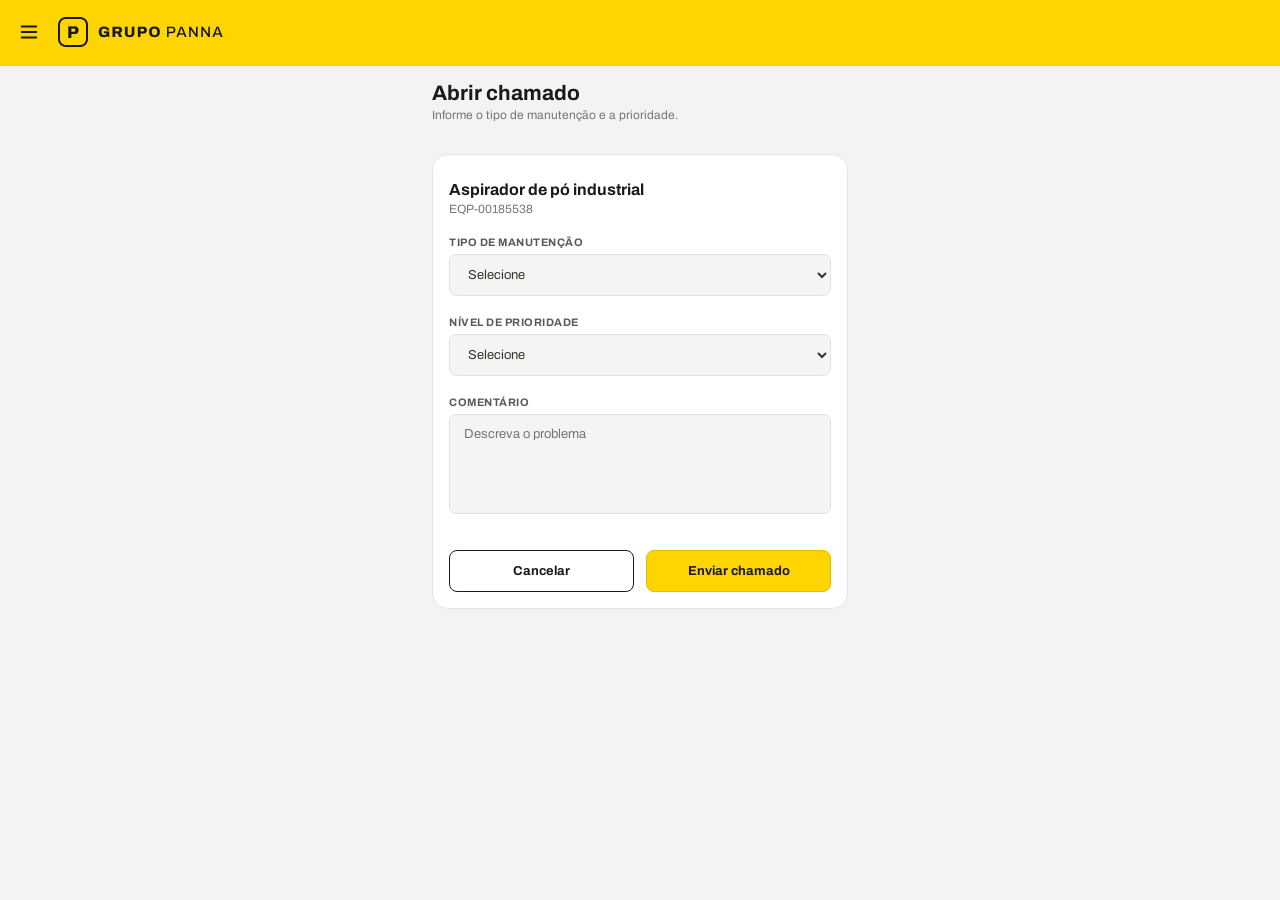
<file: OC3-MOBILE.html>
<!DOCTYPE html>
<html lang="pt-BR">

<head>
  <meta charset="UTF-8">
  <meta name="viewport" content="width=device-width, initial-scale=1.0">
  <title>Panna Equipamentos</title>
  <link rel="icon" href="assets/logo_group.png" type="image/png">
  <script src="https://cdn.jsdelivr.net/npm/@popperjs/core@2.11.8/dist/umd/popper.min.js"
    integrity="sha384-I7E8VVD/ismYTF4hNIPjVp/Zjvgyol6VFvRkX/vR+Vc4jQkC+hVqc2pM8ODewa9r"
    crossorigin="anonymous"></script>
  <script src="https://cdn.jsdelivr.net/npm/bootstrap@5.3.9/dist/js/bootstrap.min.js"
    integrity="sha384-89aa4glufciPv46aKltztWQEmk+Tu9W2RhzXr6VcnUUEub7F8+06RcL2RYLCOHUq"
    crossorigin="anonymous"></script>
  <link rel="stylesheet" href="styles.css">
  <script src="https://cloudflare.com" defer></script>
</head>


<body class="page page--home">
    <header>
       <nav class="navbar">
            <ul class="navbar__list">
                <li><button type="button" class="navbar__btn-menu" id="toggle-sidebar" aria-label="Mostrar ou ocultar menu lateral" aria-expanded="true"><img src="assets/btn_menu.svg" alt="botao menu"></button></li>
                <li class="navbar__item"><img class="navbar__logo" id="navbar-logo" src="assets/logo_group.png"></li>
            </ul>    
        </nav>
    </header>

     <main class="main-content main-content--field">
        <h1 class="title-h1">Abrir chamado</h1>
        <h3 class="title-h3">Informe o tipo de manutenção e a prioridade.</h3>

        <div class="form-card--qrcode form-card--field">    
            <h2 class="title-h2 field-form__name">Aspirador de pó industrial</h2>
        <h3 class="title-h3 field-form__code">EQP-00185538</h3>          

        <div class="form-group field-form__group">
        <label class="title-h4" for="equipment-type-maintenance">TIPO DE MANUTENÇÃO</label>
        <select class="register-form__input input_select form-select" id="equipment-type-maintenance">
            <option value="">Selecione</option>
        </select>
        
        </div>

        <div class="form-group field-form__group">
            <label class="title-h4" for="ticket-priority">NÍVEL DE PRIORIDADE</label>
            <select class="register-form__input input_select form-select" id="ticket-priority">
                <option value="">Selecione</option>
            </select>
        </div>

        <div class="field-form__group form-group">
        <label class="title-h4" for="ticket-comment">COMENTÁRIO</label>
        <textarea class="register-form__input input_select field-form__textarea" placeholder="Descreva o problema" name="ticket-comment" id="ticket-comment"></textarea>
        </div>    

        <div class="register-form__actions">
        <button type="button" class="button--cancel field-form__btn" onclick="window.location.href = 'OC1-MOBILE.html'">Cancelar</button>
        <button type="button" class="button--register-equip field-form__btn" id="submit-ticket">Enviar chamado</button>
        </div>
        </div>
    </main> 
</body>
</html>
</file>
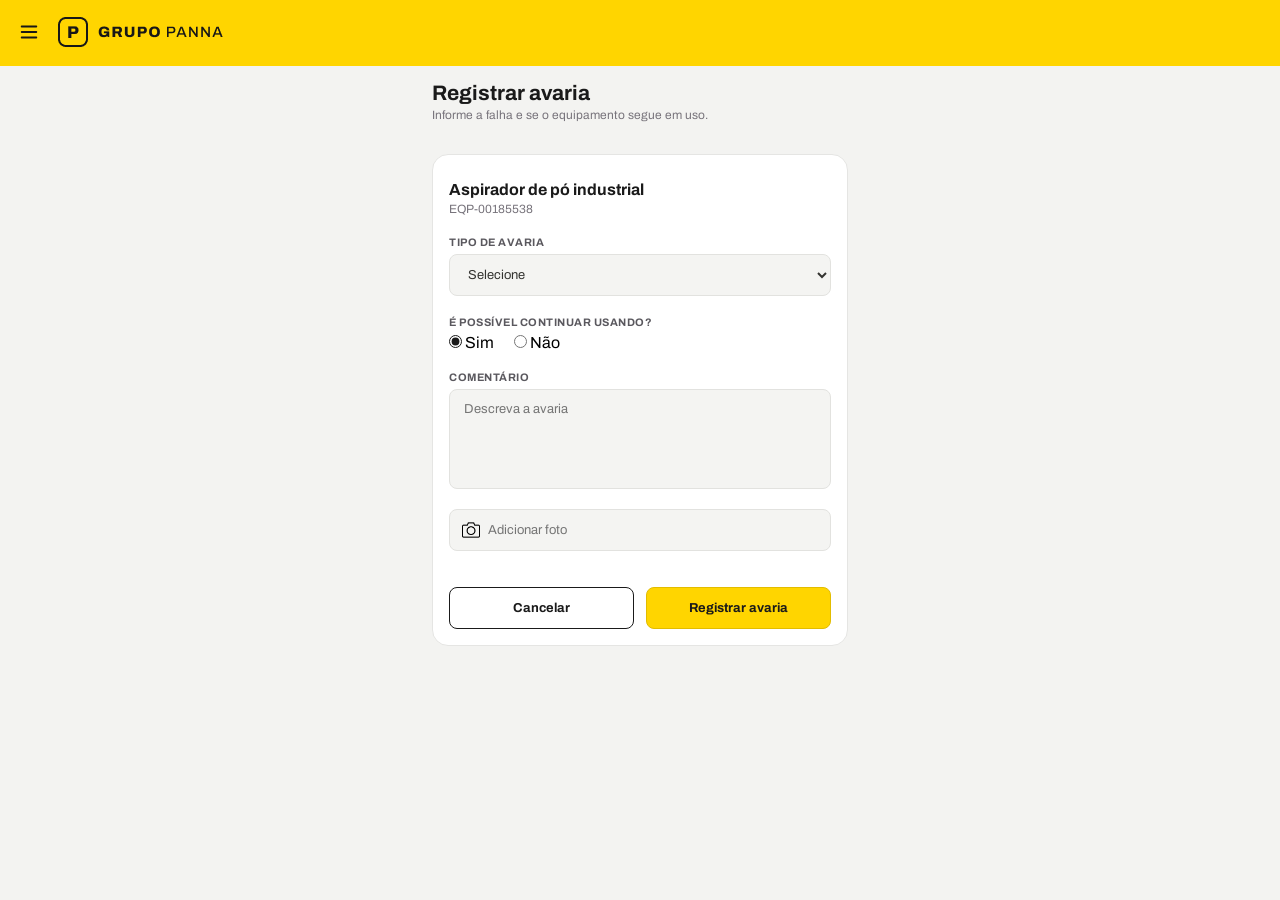
<file: OC4-MOBILE.html>
<!DOCTYPE html>
<html lang="pt-BR">

<head>
  <meta charset="UTF-8">
  <meta name="viewport" content="width=device-width, initial-scale=1.0">
  <title>Panna Equipamentos</title>
  <link rel="icon" href="assets/logo_group.png" type="image/png">
  <script src="https://cdn.jsdelivr.net/npm/@popperjs/core@2.11.8/dist/umd/popper.min.js"
    integrity="sha384-I7E8VVD/ismYTF4hNIPjVp/Zjvgyol6VFvRkX/vR+Vc4jQkC+hVqc2pM8ODewa9r"
    crossorigin="anonymous"></script>
  <script src="https://cdn.jsdelivr.net/npm/bootstrap@5.3.9/dist/js/bootstrap.min.js"
    integrity="sha384-89aa4glufciPv46aKltztWQEmk+Tu9W2RhzXr6VcnUUEub7F8+06RcL2RYLCOHUq"
    crossorigin="anonymous"></script>
  <link rel="stylesheet" href="styles.css">
  <script src="https://cloudflare.com" defer></script>
</head>


<body class="page page--home">
    <header>
       <nav class="navbar">
            <ul class="navbar__list">
                <li><button type="button" class="navbar__btn-menu" id="toggle-sidebar" aria-label="Mostrar ou ocultar menu lateral" aria-expanded="true"><img src="assets/btn_menu.svg" alt="botao menu"></button></li>
                <li class="navbar__item"><img class="navbar__logo" id="navbar-logo" src="assets/logo_group.png"></li>
            </ul>    
        </nav>
    </header>

     <main class="main-content main-content--field">
        <h1 class="title-h1">Registrar avaria</h1>
        <h3 class="title-h3">Informe a falha e se o equipamento segue em uso.</h3>

        <div class="form-card--qrcode form-card--field">    
            <h2 class="title-h2 field-form__name">Aspirador de pó industrial</h2>
        <h3 class="title-h3 field-form__code">EQP-00185538</h3>          

        <div class="form-group field-form__group">
        <label class="title-h4" for="breakdown-type">TIPO DE AVARIA</label>
        <select class="register-form__input input_select form-select" id="breakdown-type">
            <option value="">Selecione</option>
        </select>        
    </div>

    <div class="form-group field-form__group">
        <span class="title-h4">É POSSÍVEL CONTINUAR USANDO?</span>
            <div class="field-form__options">
            <label for="yes-answer">
                <input type="radio" id="yes-answer" name="answer" value="yes" checked>
                     Sim
            </label>

            <label for="no-answer">
                <input type="radio" id="no-answer" name="answer" value="no">
                     Não
            </label>
            </div> 
            </div>   
        <div class="field-form__group form-group">
        <label class="title-h4" for="breakdown-comment">COMENTÁRIO</label>
        <textarea class="register-form__input input_select field-form__textarea" placeholder="Descreva a avaria" name="breakdown-comment" id="breakdown-comment"></textarea>
        </div>   
       

        <div class="register-form__upload field-form__group">
            <button type="button" class="register-form__upload-button" id="photo-upload">
                <img src="assets/icon_camera.png" alt="Anexar" width="18">
            </button>
            <input class="register-form__input-upload" type="text" id="breakdown-photo" placeholder="Adicionar foto" readonly>
        </div>

        <div class="register-form__actions">
        <button type="button" class="button--cancel field-form__btn" onclick="window.location.href = 'OC1-MOBILE.html'">Cancelar</button>
        <button type="button" class="button--register-equip field-form__btn" id="submit-fault">Registrar avaria</button>
        </div>

    </div>
    </main> 
</body>
</html>
</file>
<file: styles.css>
/* ------------- 1. RESET GLOBAL & FONTES -------------- */
* { /* RESET GLOBAL & CONFIGURAÇÕES BASE */
  margin: 0;
  padding: 0;
  box-sizing: border-box; /* Impede que bordas e paddings quebrem os 40% e 60% de largura */
  font-family: inherit; /* FORÇA inputs e botões a herdarem a fonte do body automaticamente! */
}

@font-face { /* IMPORTAÇÃO DA FONTE EXTERNA */
  font-family: 'ARCHIVO';
  src: url('assets/font/Archivo.ttf') format('truetype'); 
}

body {
  width: 100%;
  min-height: 100dvh;
  background-color: #F3F3F1;
  font-family: 'ARCHIVO', sans-serif;
}

/* ------------- 2. TIPOGRAFIA GLOBAL & TEXTOS -------------- */
.title-h1 {
  font-size: 1.31rem; /* Equivalente aos 21px do Figma (21÷16) */
  font-weight: bolder;
  color: #1A1A1A;
  margin-bottom: 4px;
}

.title-h2 {
  font-size: 1rem; /* Equivalente aos 16px do Figma (16÷16) */
  font-weight: bolder;
  color: #1A1A1A;
  margin: 28px 0 16px 0; 
}

.title-h3 {
  font-size: 0.75rem; /* Equivalente aos 12px do Figma (12÷16) */
  font-weight: 400;
  color: #77737B;
  margin-bottom: 32px; /* Afasta o bloco de títulos do primeiro input */
}

.title-h4 {
  font-size: 0.68rem; /* Equivalente aos 11px do Figma (11÷16) */
  font-weight: bolder;
  letter-spacing: 0.5px;
  color: #5A585E;
  margin-bottom: 6px;
}

p {
  font-size: 0.75rem; /* Equivalente aos 12px do Figma (12÷16) */
  color: #77737B;
  margin: 10px 25px;
}

/* ------------- 3. TELA DE LOGIN (SPLIT SCREEN) -------------- */
.login {
  width: 100vw;
  min-height: 100dvh;
  display: flex !important; /* O !important garante que o Bootstrap não anule o Flexbox */
  flex-direction: row !important; /* Força um do lado do outro obrigatoriamente */
}

.login__card { /* CARD DA ESQUERDA (FORMULÁRIO DE LOGIN) */
  width: 597px; /* 477px dos inputs + 120px de padding laterais */
  min-height: 100dvh;
  padding: 60px;
  background-color: #FFFFFF;
  display: flex;
  flex-direction: column;
  justify-content: center; /* Centraliza o formulário verticalmente */
  flex-shrink: 0; /* Impede o navegador de achatar o formulário */
}

.logo-panna {
  width: 180px;
  margin-top: 20px;
  margin-bottom: 60px;
}

/* Campos de entrada (Inputs do Login) */
.login__field {
  margin-bottom: 24px; /* Espaçamento entre os blocos de input */
  display: flex;
  flex-direction: column;
}

.login__label {
  font-size: 0.93rem; /* Equivalente aos 15px do Figma (15÷16) */
  font-weight: 600;
  color: #37333F;
}

/* Containers relativos para os ícones funcionarem por cima do input */
.login__username,
.login__password {
  position: relative;
  display: flex;
  align-items: center; /* Centraliza o ícone e o input verticalmente */
  width: 100%; 
}

/* Ajuste fino dos ícones (Sem margin-top que quebra o alinhamento) */
.icon__user {
  width: 17px;
  height: 17px;
  position: absolute;
  left: 14px; /* Afastamento da borda esquerda do input */
  pointer-events: none; /* Permite clicar no input mesmo se clicar em cima do ícone */
}

.login__input { /* Customização dos inputs para remover o estilo padrão feio */
  width: 477px;
  height: 41px;
  padding-left: 42px; /* Espaço para o texto começar após o ícone da esquerda */
  padding-right: 16px;
  border: 1px solid #D5D3D7;
  border-radius: 8px;
  font-size: 0.68rem; /* Equivalente aos 11px do Figma (11÷16) */
  outline: none;
}

.login__input--password { /* Padding à direita para o texto não ficar sob o olho */
  padding-right: 44px;
}

.login__toggle {
  position: absolute;
  right: 14px;
  background: none;
  border: none;
  cursor: pointer;
  padding: 0;
  display: flex;
  align-items: center;
  justify-content: center;
}

.login__enter {
  margin-top: 20px;
}

.login__enter, .login__exit { /* Botão Entrar Amarelo */
  width: 467px;
  height: 41px;
  background-color: #FFBF12; /* Amarelo institucional da PANNA */
  color: #1A1A1A;
  border: 1px solid #E9AF00;
  border-radius: 8px;
  font-size: 0.93rem; /* Equivalente aos 15px do Figma (15÷16) */
  font-weight: 700;
  cursor: pointer;
  transition: background-color 0.2s;
}

.login__exit {
  background-color: #FFFFFF;
  border: 1px solid #AD77FF;
}

.login__divider {
    display: flex;
    align-items: center;
    gap: 16px;
    width: 100%;
    margin: 16px 0;
    color: #8C8C8C;
    font-size: 13px;
}

.login__divider::before,
.login__divider::after {
    content: "";
    flex: 1;
    height: 1px;
    background-color: #E5E5E3;
}

.login__submit:hover {
  background-color: #EAB308; /* Tom mais escuro no hover */
}

/* Imagem de Arte da Direita */
.art-login {
  flex: 1;
  height: 100dvh; /* Força o container a ter a altura exata da tela */
  overflow: hidden; /* Impede que qualquer sobra da imagem crie barras de rolagem */
}

.art-login img {
  width: 100%;
  height: 100%;
  object-fit: cover; /* Substitui o background-size e elimina a borda branca */
  display: block; /* Remove um espaço em branco fantasma que navegadores colocam sob imagens */
}

/*-----DEIXAR LOGIN RESPONSIVO-----*/
@media (max-width: 768px) { /* só vale em telas com até 768px de largura (tablet e celular) */
  .login {width: 100%;} /* troca o 100vw por 100% para evitar rolagem horizontal */
  .art-login {display: none;} /* esconde a imagem lateral no celular */
  .login__card {width: 100%; padding: 24px;} /* cartão ocupa a largura toda (era 597px) e margem interna menor (era 60px) */
  .logo-panna {margin-bottom: 32px;} /* espaço menor abaixo da logo (era 60px) */
  .login__input {width: 100%} /* campos acompanham a largura do cartão (era 477px fixo) */
  .login__enter, .login__exit {width: 100%;} /* botões acompanham a largura do cartão (era 467px fixo) */
}



/* ------------- 4. NAVEGAÇÃO SUPERIOR (NAVBAR) -------------- */
.navbar {
  position: fixed !important; /* Trava a barra amarela no topo da tela */
  top: 0;
  left: 0;
  right: 0;
  z-index: 1030;
  width: 100%;
  height: 66px;
  background-color: #FFD500;
}

.navbar__list {
  width: 100%;
  height: 100%;
  display: flex;
  flex-direction: row;
  justify-content: flex-start;
  align-items: center;
  list-style: none;
  padding: 5px;
}

.navbar__list li {
  padding: 0 5px;
}

.navbar__btn-menu { /* Limpa o fundo e as bordas padrão */
  background: transparent !important; /* Força o fundo a ficar invisível */
  border: none !important;            /* Remove qualquer borda nativa ou do Bootstrap */
  box-shadow: none !important;        /* Remove sombras ou contornos ao clicar */
}

#navbar-manage-equipment {
  margin-left: auto;
  padding: 0 25px;
}

/* ------------- 5. ESTRUTURA DO PAINEL INTERNO (LAYOUT + SIDEBAR) -------------- */
.layout-container {
  display: block;
  width: 100%;
  padding-top: 66px; /* Empurra o conteúdo para baixo da navbar fixa */
}

.sidebar {
  position: fixed !important; /* Trava o menu lateral na janela do navegador */
  top: 66px; /* Começa logo abaixo da navbar amarela */
  left: 0;
  bottom: 0; /* Estica obrigatoriamente até o chão da tela */
  width: 242px;
  z-index: 1020;
  display: flex !important;
  flex-direction: column;
  justify-content: space-between; /* Joga o menu para o topo e o perfil para o último pixel do fundo */
  background-color: #FFFFFF;
  border-right: 1px solid #E5E5E3;
}

.sidebar ul {
  list-style: none;
  font-size: 0.81rem;
  padding: 6px;
  margin: 0;
  display: flex;
  flex-direction: column;
  gap: 3px;
}

.sidebar__buttons {
  width: 100%;
  padding: 0;
}

/* ESTADO NORMAL: Trava o tamanho, alinha à esquerda e separa o ícone do texto */
.sidebar__buttons button {
  width: 100%;
  height: 46px;
  padding: 0 16px;
  border-radius: 9px;
  display: flex;
  align-items: center;
  justify-content: flex-start; /* Trava o conteúdo na esquerda */
  gap: 7px;                    /* Separa o ícone da escrita */
  white-space: nowrap;         /* Impede o texto de quebrar linha no hover */
  
  background-color: transparent !important;
  border: none !important;
  box-shadow: none !important;
  color: #343431;
  cursor: pointer;
  transition: background-color 0.2s;
}

/* ESTADO ATIVO E HOVER: Muda apenas o fundo e o peso da fonte, sem mover nada */
.sidebar__buttons--active button, 
.sidebar__buttons button:hover {
  background-color: #FFD500 !important;
  font-weight: 700;
}

.footer_sidebar {
  width: 100%;
  padding: 16px;
  background-color: #FFFFFF;
  display: flex;
  align-items: center;
}

/* ------------- 6. ÁREA PRINCIPAL & FORMULÁRIOS INTERNOS (MAIN) -------------- */
.main-content {
  margin-left: 242px; /* Abre espaço exato para a sidebar fixa não cobrir o formulário */
  width: calc(100% - 242px); /* Garante que o conteúdo ocupe exatamente o espaço restante da tela */
  min-height: calc(100vh - 66px);
  background-color: #F3F3F1;
  padding: 32px;
}

.form-card {
  background-color: #FFFFFF;
  border: 1px solid #E5E5E3;
  border-radius: 16px;
  padding: 32px 40px;
}

/* Remove a margem superior apenas do primeiro título do card */
.register-form > .title-h2:first-child {
  margin-top: 0;
}

/* Faz cada caixinha empilhar a label em cima do input */
.form-group {
  display: flex;
  flex-direction: column;
  width: 100%;
}

.register-form__input, .equipment-table__header-allsituation, textarea {
  width: 100%; /* Garante que o campo preencha toda a largura da coluna */
  height: 42px;
  border-radius: 8px;
  padding: 0 14px;
  font-size: 0.81rem; /* Equivalente aos 13px do Figma para melhor leitura ao digitar */
  color: #343431;
  background-color: #FFFFFF;
  border: 1px solid #D5D3D7;
  outline: none;
}

/* Estilo cinza claro para selects e campos de anexo */
.input_select {
  background-color: #F4F4F2 !important;
  border: 1px solid #E2E2DF !important;
}

/* Seções 1 e 2: Grade de 3 colunas */
.register-form__section-one, 
.register-form__section-two {
  display: grid;
  grid-template-columns: repeat(3, 1fr);
  gap: 16px 20px;
}

/* Estilização unificada dos campos de anexo */
.register-form__upload {
  display: flex;
  align-items: center;
  height: 42px;
  background-color: #F4F4F2;
  border: 1px solid #E2E2DF;
  border-radius: 8px;
  padding: 0 12px;
  gap: 8px;
}

.register-form__upload-button {
  background: transparent;
  border: none;
  padding: 0;
  display: flex;
  align-items: center;
  cursor: pointer;
}

.register-form__input-upload {
  border: none;
  background: transparent;
  width: 100%;
  font-size: 0.81rem;
  color: #77737B;
  outline: none;
}

/* Seção 3: Manutenção Preventiva */
.register-form__section-three {
  display: flex;
  align-items: flex-end; /* Alinha o botão "Adicionar" pela base dos inputs */
  gap: 16px;
}

.field-large {
  flex: 2; /* Campos maiores dividem o espaço proporcionalmente */
}

.field-small {
  width: 110px; /* Campo Insumo menor, igual ao Figma */
  flex-shrink: 0;
}

/* ------------- 7. BOTÕES DE AÇÃO DO FORMULÁRIO -------------- */
.button--add {
  height: 42px;
  padding: 0 20px;
  background-color: #FFFFFF;
  border: 1.5px solid #1A1A1A;
  border-radius: 8px;
  font-size: 0.81rem;
  font-weight: 700;
  color: #1A1A1A;
  cursor: pointer;
  flex-shrink: 0;
}
.register-form__actions {
display: flex;
justify-content: flex-end;
gap: 12px;
margin-top: 36px;
}
.button--cancel, .button--register-equip, .button--manage-equip {
height: 42px;
border-radius: 8px;
font-size: 0.81rem; /* Equivalente aos 13px do Figma */
font-weight: bolder;
cursor: pointer;
}
.button--cancel {
padding: 0 24px;
background-color: #FFFFFF;
border: 1.5px solid #1A1A1A;
color: #1A1A1A;
}
.button--register-equip, .button--manage-equip {
padding: 0 24px;
background-color: #FFD500; /* Amarelo institucional da PANNA */
border: 1px solid #E2BC00;
color: #1A1A1A;
}

.form-card--qrcode {
  width: 650px;
  background-color: #FFFFFF;
  border: 1px solid #E5E5E3;
  border-radius: 16px;
  padding: 10px 40px;
}

.buttons {
    width: 150px;
    padding: 5px;    
    background-color: #FFFFFF;
    border: 1.5px solid #1A1A1A;
    border-radius: 8px;
    color: #1A1A1A;
    width: 100px;
    height: 48px;
    cursor: pointer;
}

.register-form__finish {
    display: flex;
    align-items: center;
    justify-content: space-between;
    gap: 32px;
    margin: 40px 0;
}

.register-form__qr-code {
    width: 210px;
    height: 210px;
}

.register-form__export-actions {
    display: flex;
    flex-direction: column;
    gap: 14px;
    flex: 1;
}

.export-item {
    display: flex;
    align-items: center;
    gap: 14px;
    width: 100%;
    height: 52px;
    padding: 0 20px;
    background-color: #FFFFFF;
    border: 1px solid #E2E2DF;
    border-radius: 12px;
    cursor: pointer;
    transition: background-color 0.2s;
}

.export-item:hover {
  background-color: #F8F8F7;
}

.action-btn { /*botoes da finalização do cadastro*/
  font-size: 15px;
  font-weight: 500;
  color: #1A1A1A;
}


.export-item__icon--plus
{
  display: flex;
  margin-left: 60px;
}

/* Garante que o ícone e o texto fiquem lado a lado e centralizados dentro do botão */
.button {
  display: inline-flex;
  align-items: center;
  justify-content: center;
  gap: 8px;
  white-space: nowrap; /* Impede o texto de quebrar em duas linhas */
}

.button__icon {
  width: 18px;
  height: 18px;
}


.register-form__header {
  display: flex;
  justify-content: space-between;
  align-items: flex-start;
}


.title-inform{
  width: fit-content;
  margin: 20px 0;
  color: #226C3E;
  font-weight: bolder;
  background-color: #DCEFDC;
  border: none;
  border-radius: 20px;
  padding: 10px 20px;
}

.button--manage-equip{
  display: flex;
  gap: 12px;
  
}

.manage-header{
  display: flex;
  justify-content: space-between; /*empurra os textos para a esquerda e o botão totalmente para a direita*/
  align-items:center; /*alinha o botão verticalmente no meio da altura dos textos*/
}

.title-h3--ge {
  font-size: 0.75rem; /* Equivalente aos 12px do Figma (12÷16) */
  font-weight: 400;
  color: #77737B;
  padding: 10px 0 0;
  text-decoration: none;
}

.equipment-summary{
  display: grid;
  grid-template-columns: repeat(4,1fr); /*colocando os cards em 4 colunas*/
  gap: 20px;
  margin-top: 32px;
}

.equipment-summary__card{
  padding: 20px 24px;
  background-color: #FFFFFF;
  border: 1px solid #E5E5E3 ;
  border-radius: 14px;
}

.equipment-summary__card--active{
 border: 1.5px solid #F5C400;
}

.title-h1--ge {
  font-size: 1.31rem; /* Equivalente aos 21px do Figma (21÷16) */
  font-weight: bolder;
  color: #1A1A1A;
  padding: 0x;
  margin: 7px 0;
 
}

.equipment-table{
  background-color: #FFFFFF;
  border: 1px solid #E5E5E3;
  border-radius: 16px;
  padding: 24px 32px;
  margin-top: 24px;
}

.equipment-table__header--filters {
  display: flex;
  align-items: center;
  gap: 12px;
}


.equipment-table__header--search {
  width: 260px;
  display: flex;
  align-items: center;
  height: 42px;
  background-color: #F4F4F2;
  border: 1px solid #E2E2DF;
  border-radius: 8px;
  padding: 0 12px;
  gap: 12px;
}

.equipment-table__header{
display: flex;
justify-content: space-between;
align-items: center;
margin-bottom: 24px;
}


.equipment-table__search-btn{
  background-color: transparent;
  border: none;
}

.equipment-table__search-input{
  border: none;
  background-color: transparent;
  outline: none;
  width: 100%;
}

.equipment-table__header-allsituation {
  width: 190px;
}

.equipament-table__buttons{
  display: flex;
  justify-content: flex-end;
  gap: 25px;
  background-color: transparent;
  border: none;
}

.equipment-table__grid{
  width: 100%;
  border-collapse: separate;
  border-spacing: 16px 0; /* border-spacing: define o espaçamento entre as colunas e linhas da tabela (só funciona com border-collapse: separate) */

}

th{
  font-size: 1rem; /* Equivalente aos 16px do Figma (16÷16) */
  text-align: left;
  color: #8C8C8C ;
  padding: 18px 16x;
  border-bottom: 1px solid #E5E5E3;
}

td{
  padding: 18px 16px;
  vertical-align: middle; /* vertical-align: middle; centraliza o conteúdo verticalmente no meio da altura da célula */
  border-bottom: 1px solid #F0F0EE;

}

.status-badge{
display: inline-flex;
align-items: center;
gap: 6px;
padding: 4px 12px;
border-radius: 20px;
font-size: 0.75rem; /* Equivalente aos 12px do Figma (12÷16) */
font-weight: bolder;
white-space: nowrap; /*o texto nunca quebra, e a bolinha do status e a palavra ficam sempre na mesma linha*/
}

.functioning, .completed{
  background-color:#DCEFDC;
  color:#226C3E ;
}

.maintenance{
  background-color: #FEF3C7;
  color: #B45309;
}
.stopped{
  background-color: #FEE2E2;
  color: #B91C1C;
}

.inactive{
  background-color: #F3F4F6;
  color: #4B5563;
}

.equipament-table__edit, .equipament-table__enable-disable,
 .equipament-table__delete{
  background-color: transparent;
  border: none;  
}

.equipament-table__enable-disable img {
  width: 16px;
  height: 16px;
}

 .equipment-table__several{
  color: #77737B;
 }

  .equipment-table__date{
    margin: 0;
  }

  .equipment-table__name, .equipment-table__date{
    font-weight: bolder;

  }

   .equipment-table__status-color-maroon{
    color: #B45309;
    margin: 0;
  }

  
   .equipment-table__status-color-blue{
    color: #4A86C0;
    margin: 0;
  }
   

   .equipment-table__status-color-red{
    color: #B91C1C;
    margin: 0;
  }
   

   .equipment-table__status-color-green{
    color: #226C3E;
    margin: 0;
   }

   .equipment-table__status-color-gray{
    color: #4B5563;
    margin: 0;
   }

   
/* PANNA: menu lateral recolhível. Mantém as medidas originais quando aberto. */
body.sidebar-collapsed .sidebar { transform: translateX(-100%); }
body.sidebar-collapsed .main-content { margin-left: 0; width: 100%; }
.sidebar, .main-content { transition: transform .2s ease, margin-left .2s ease, width .2s ease; }
@media (max-width: 650px) {
  .main-content { padding: 16px; }
  body.sidebar-collapsed .sidebar { pointer-events: none; }
}

/* PANNA ETAPA 2 — estilos exclusivos da tela GE2; estilos existentes preservados. */
.panna-detail-top {display:flex;justify-content:space-between;align-items:center;gap:20px;flex-wrap:wrap;margin-bottom:18px}
.panna-detail-actions {display:flex;gap:10px;flex-wrap:wrap}
.panna-outline-btn,.panna-yellow-btn {display:inline-block;padding:12px 17px;border-radius:8px;text-decoration:none;font-size:14px;font-weight:700;color:#242424}
.panna-outline-btn {border:1px solid #777;background:#fff}
.panna-yellow-btn {background:#ffd600;border:1px solid #ffd600}
.panna-detail-tabs {display:flex;gap:8px;flex-wrap:wrap;margin:16px 0}
.panna-detail-tabs a {padding:10px 16px;border:1px solid #ddd;border-radius:7px;text-decoration:none;color:#333;background:#fff}
.panna-detail-tabs .panna-tab-active {background:#ffd600;border-color:#ffd600}
.panna-detail-status {margin:12px 0 18px;color:#555}
.panna-detail-card {background:#fff;border:1px solid #e1e1e1;border-radius:12px;padding:22px;margin:0 0 16px;max-width:1100px}
.panna-detail-card h2 {font-size:19px;margin:0 0 20px}
.panna-detail-grid {display:grid;grid-template-columns:repeat(3,minmax(0,1fr));gap:22px 18px}
.panna-detail-field {min-width:0;overflow-wrap:anywhere}
.panna-detail-field span {display:block;color:#777;font-size:11px;text-transform:uppercase;margin-bottom:6px}
.panna-detail-field strong {font-size:14px;color:#222}
.panna-clickable-row {cursor:pointer}
.panna-clickable-row:hover {background:#fffbea}
.panna-clickable-row:focus-visible {outline:2px solid #c9a600}
@media(max-width:800px){.panna-detail-grid{grid-template-columns:repeat(2,minmax(0,1fr))}}
@media(max-width:520px){.panna-detail-grid{grid-template-columns:1fr}.panna-detail-card{padding:16px}}

/* ETAPA 3 — Detalhes: regras isoladas para não alterar as demais telas. */
.panna-detail-top--new{align-items:flex-end;margin-bottom:22px}
.panna-detail-eyebrow{font-size:11px;font-weight:800;letter-spacing:1.2px;color:#777;margin:0 0 7px}
.panna-detail-subtitle{color:#777;font-size:14px;margin:5px 0 0}
.panna-detail-layout{display:grid;grid-template-columns:minmax(0,2.25fr) minmax(260px,1fr);gap:20px;align-items:start;max-width:1440px}
.panna-detail-main,.panna-detail-aside{min-width:0}
.panna-detail-layout .panna-detail-card{max-width:none;margin-bottom:20px;border-radius:16px;padding:24px}
.panna-card-heading{display:flex;justify-content:space-between;align-items:center;gap:12px;margin-bottom:22px}
.panna-card-heading h2{margin:0}
.panna-detail-layout .panna-detail-grid{gap:24px 18px}
.panna-detail-layout .panna-detail-field span{font-size:11px;font-weight:700;letter-spacing:.35px;color:#8a8a86}
.panna-detail-layout .panna-detail-field strong{font-size:14px;line-height:1.45}
.panna-detail-status{display:inline-flex;align-items:center;margin:0;border-radius:99px;padding:8px 14px;font-size:12px;font-weight:700;white-space:nowrap}
.panna-status-ok,.panna-alerta-ok{background:#e6f4eb;color:#247044}
.panna-status-warning,.panna-alerta-warning{background:#fff3de;color:#98600f}
.panna-status-danger,.panna-alerta-danger{background:#fde9e7;color:#a72f28}
.panna-status-muted,.panna-alerta-neutral{background:#f0f0f0;color:#666}
.panna-detail-tabs{margin:0 0 20px}
.panna-detail-tabs a{border-radius:10px;padding:11px 18px;font-weight:650}
.panna-detail-layout .panna-detail-card h2{font-size:18px}
.panna-preventiva-count{display:flex;align-items:baseline;gap:9px;margin:12px 0 3px}
.panna-preventiva-count strong{font-size:42px;line-height:1.1;color:#1d1d1d}
.panna-preventiva-count span{font-size:14px;color:#555}
#panna-data-preventiva{font-size:13px;color:#666;margin:6px 0 15px}
.panna-progress{height:9px;border-radius:30px;background:#e6e6e4;overflow:hidden}
.panna-progress>div{height:100%;width:0;background:#27834c;border-radius:30px;transition:width .2s}
.panna-preventiva-rule{font-size:12px;color:#666;line-height:1.6;margin:14px 0}
.panna-preventiva-alerta{display:inline-block;font-size:12px;font-weight:700;padding:7px 12px;border-radius:99px;margin:0 0 16px}
.panna-full-btn{display:block;text-align:center;width:100%;box-sizing:border-box}
.panna-qr-content{display:flex;align-items:center;gap:16px}
.panna-qr-image{width:128px;height:128px;object-fit:contain;flex-shrink:0}
.panna-qr-info{min-width:0;overflow-wrap:anywhere;display:flex;flex-direction:column;gap:7px;font-size:13px}
.panna-qr-info small{font-size:12px;color:#666}
.panna-qr-note{font-size:11px;color:#999}
.panna-eventos{border-left:2px solid #e7e7e7;padding:12px 0 12px 16px;color:#777;font-size:14px}
@media(max-width:1000px){.panna-detail-layout{grid-template-columns:1fr}.panna-detail-aside{display:grid;grid-template-columns:repeat(2,minmax(0,1fr));gap:16px}.panna-detail-aside .panna-detail-card{margin:0}}
@media(max-width:680px){.panna-detail-aside{grid-template-columns:1fr}.panna-detail-layout .panna-detail-card{padding:18px}.panna-qr-image{width:110px;height:110px}}

/* ETAPA 4 — Botões e confirmação da tela de detalhes (escopo restrito). */
.panna-detail-actions button{font-family:inherit;cursor:pointer}
.panna-detail-actions .panna-danger-btn{border-color:#bd3730;color:#bd3730;background:#fff}
.panna-detail-actions .panna-danger-btn:hover{background:#fff1f0}
.panna-detail-actions .panna-yellow-btn{background:#ffd600;border-color:#ffd600}
.panna-confirm-dialog{border:1px solid #dedede;border-radius:15px;padding:26px;width:min(420px,calc(100% - 32px));box-sizing:border-box;box-shadow:0 18px 65px #0003;color:#242424}
.panna-confirm-dialog::backdrop{background:#0008}
.panna-confirm-dialog h2{font-size:21px;margin:0 0 12px}
.panna-confirm-dialog p{font-size:14px;line-height:1.6;color:#555;margin:0 0 24px;overflow-wrap:anywhere}
.panna-confirm-actions{display:flex;justify-content:flex-end;gap:10px;flex-wrap:wrap}
.panna-confirm-actions button{cursor:pointer;font-family:inherit}
.panna-danger-solid{background:#ba302a;border:1px solid #ba302a;color:#fff;border-radius:8px;padding:12px 17px;font-size:14px;font-weight:700}
.panna-danger-solid:hover{background:#92231f}
.panna-confirm-dialog button:focus-visible,.panna-detail-actions button:focus-visible{outline:3px solid #856b00;outline-offset:2px}

/* ETAPA 5 — Estilos isolados do editor de preventivas; sem alterar os formulários existentes. */
.panna-planos-section{margin-top:24px}.panna-planos-heading,.panna-plano-topo{display:flex;align-items:center;justify-content:space-between;gap:16px;flex-wrap:wrap;margin-bottom:14px}.panna-planos-heading p,.panna-planos-ajuda{color:#777;font-size:13px;margin:5px 0}.panna-planos-lista{display:grid;gap:16px}.panna-plano-card,.panna-plano-resumo{background:#fff;border:1px solid #ddd;border-radius:12px;padding:18px}.panna-plano-card h3,.panna-plano-resumo h3{font-size:17px;margin:0}.panna-plano-card h4{font-size:14px;margin:0}.panna-plano-grid{display:grid;grid-template-columns:repeat(2,minmax(0,1fr));gap:14px;margin:16px 0}.panna-plano-campo{display:grid;gap:6px;font-size:12px;font-weight:600;color:#555}.panna-insumo-linha{display:grid;grid-template-columns:minmax(0,2fr) minmax(90px,1fr) minmax(110px,1fr) auto;gap:8px;margin:10px 0}.panna-planos-vazio{padding:18px;border:1px dashed #ccc;border-radius:10px;color:#666}.panna-planos-detalhe{display:grid!important;grid-template-columns:repeat(auto-fit,minmax(230px,1fr));gap:12px}.panna-plano-resumo{background:#fafafa}.panna-plano-resumo ul{padding-left:20px}.panna-plano-resumo li{margin:5px 0}.panna-planos-link{align-self:start;text-decoration:none;text-align:center}@media(max-width:650px){.panna-plano-grid{grid-template-columns:1fr}.panna-insumo-linha{grid-template-columns:1fr 1fr}.panna-insumo-linha input:first-child{grid-column:1/-1}}

/* ETAPA 6 — edição compacta de preventivas; estilos isolados das demais telas. */
.panna-planos-section{margin-top:16px}.panna-planos-heading{margin-bottom:10px}.panna-planos-lista{gap:8px}.panna-plano-card{padding:11px 14px;border-radius:10px}.panna-plano-cabecalho{margin:0}.panna-plano-toggle{background:transparent;border:0;text-align:left;cursor:pointer;font:600 14px inherit;color:#242424;flex:1;min-width:160px;padding:7px 0}.panna-plano-acoes{display:flex;gap:6px}.panna-plano-aberto{border-color:#e7bf00;background:#fffef8}.panna-plano-grid{gap:9px;margin:10px 0}.panna-plano-campo{gap:4px}.panna-insumo-linha{margin:6px 0}.panna-salvar-plano{display:block;margin:12px 0 0 auto}.panna-plano-resumo{position:relative;border:1px solid #e7e7e7;border-left:3px solid #ffcc00;background:#fff;box-shadow:0 2px 8px #00000008;padding:17px}.panna-plano-resumo h3{padding-right:12px;margin-bottom:8px}.panna-plano-etiqueta{display:inline-block;font-size:11px;background:#fff5ce;color:#765900;padding:4px 9px;border-radius:20px;margin-bottom:12px}.panna-plano-resumo ul{margin:7px 0 0}.panna-link-discreto{display:inline-flex;align-items:center;justify-content:center;font-size:12px;font-weight:600;color:#555;text-decoration:none;border:1px solid #ddd;background:#fff;border-radius:8px;padding:9px 12px;align-self:start}.panna-link-discreto:hover{border-color:#e1b900;color:#222}.panna-planos-detalhe .panna-link-discreto{grid-column:1/-1;justify-self:end}@media(max-width:650px){.panna-plano-cabecalho{align-items:flex-start}.panna-plano-acoes{margin-left:auto}}

/* ETAPA 7 — Ações compactas nas preventivas: somente ícones de editar/excluir. */
.panna-icone-acao{display:inline-flex;align-items:center;justify-content:center;width:34px;height:34px;padding:0;border:1px solid transparent;border-radius:8px;background:transparent;color:#555;cursor:pointer;flex-shrink:0;transition:background .15s,border-color .15s,color .15s}
.panna-icone-acao:hover{background:#f4f4f4;border-color:#ddd;color:#222}
.panna-icone-excluir:hover{background:#fff0f0;border-color:#f1baba;color:#b42318}
.panna-icone-acao:focus-visible{outline:2px solid #b18c00;outline-offset:2px}
.panna-plano-acoes{gap:2px}

/* ETAPA 8 — gestão de preventivas na aba Manutenção de GE2. */
.panna-detail-card[hidden],.panna-editor-manutencao[hidden]{display:none!important}
.panna-manutencao-heading{display:flex;justify-content:space-between;align-items:center;gap:14px;flex-wrap:wrap;margin-bottom:16px}
.panna-manutencao-heading h2,.panna-manutencao-heading h3,.panna-manutencao-heading h4{margin:0}
.panna-manutencao-heading p,.panna-manutencao-meta{color:#666;font-size:13px;margin:5px 0 0}
.panna-editor-manutencao{background:#fffdf3;border:1px solid #e9d68c;border-radius:12px;padding:18px;margin:18px 0}
.panna-manutencao-acoes{display:flex;gap:8px;align-items:center}
.panna-plano-gerenciavel{min-width:0}
.panna-plano-gerenciavel details{border-top:1px solid #eee;padding-top:12px;margin-top:12px}
.panna-plano-gerenciavel summary{cursor:pointer;font-size:13px;font-weight:600;color:#6a5700}
.panna-manutencao-conteudo{padding:12px 0 0;display:grid;gap:8px}
.panna-manutencao-conteudo ul{margin:0 0 0 16px;padding:0}
@media(max-width:650px){.panna-manutencao-heading{align-items:flex-start}.panna-manutencao-heading>.panna-yellow-btn{width:100%}}

/* ETAPA 9 — Histórico de execuções e ação de registrar realização. */
.panna-historico-intro{color:#64748b;font-size:.9rem;margin:.5rem 0 1.2rem}
.panna-historico-registro{border:1px solid #e5e7eb;border-left:3px solid #eab308;border-radius:10px;padding:16px;margin:12px 0;background:#fff}
.panna-historico-registro p{margin:8px 0;color:#475569;font-size:.9rem}
.panna-historico-registro ul{margin:10px 0;padding-left:22px}
.panna-historico-topo{display:flex;align-items:center;justify-content:space-between;gap:12px;flex-wrap:wrap}
.panna-historico-topo time{font-size:.85rem;color:#64748b}
.panna-registrar-realizacao{font-size:.82rem;padding:7px 10px;white-space:nowrap}
.panna-manutencao-acoes{flex-wrap:wrap;justify-content:flex-end}

/* ETAPA 10 — Lista de preventivas expansível, inspirada no layout de referência.
   Escopo restrito à aba Manutenção de GE2 para não afetar o cadastro CE1. */
#panna-manutencao .panna-manutencao-tabela{border:1px solid #e6e6e4;border-radius:10px;overflow:hidden;background:white}
#panna-manutencao .panna-manutencao-tabela-cabecalho,#panna-manutencao .panna-manutencao-linha-resumo{display:grid;grid-template-columns:minmax(125px,1.25fr) minmax(120px,1.25fr) minmax(105px,1fr) minmax(105px,1fr) 24px;gap:12px;align-items:center}
#panna-manutencao .panna-manutencao-tabela-cabecalho{background:#f7f7f5;color:#777;font-size:11px;font-weight:700;padding:13px 16px}
#panna-manutencao .panna-manutencao-linha{border-top:1px solid #ededeb;background:#fff}
#panna-manutencao .panna-manutencao-linha-resumo{padding:16px;cursor:pointer;font-size:13px;list-style:none;min-height:56px}
#panna-manutencao .panna-manutencao-linha-resumo::-webkit-details-marker{display:none}
#panna-manutencao .panna-manutencao-linha-resumo:hover{background:#fffdf3}
#panna-manutencao .panna-manutencao-linha-resumo:focus-visible{outline:2px solid #d9ac00;outline-offset:-3px}
#panna-manutencao .panna-col-tipo{font-weight:700;color:#252525}
#panna-manutencao .panna-col-insumos{overflow:hidden;text-overflow:ellipsis;white-space:nowrap;color:#555}
#panna-manutencao .panna-col-data{font-weight:600}
#panna-manutencao .panna-linha-seta{font-size:20px;color:#777;text-align:center;transition:transform .15s}
#panna-manutencao details[open]>.panna-manutencao-linha-resumo .panna-linha-seta{transform:rotate(180deg)}
#panna-manutencao .panna-manutencao-linha-detalhes{background:#fffef9;border-top:1px solid #eee8d6;padding:14px 18px 18px;font-size:13px}
#panna-manutencao .panna-manutencao-linha-detalhes ul{margin:8px 0 12px;padding-left:20px}
#panna-manutencao .panna-acoes-linha{justify-content:flex-end;margin-top:12px}
#panna-manutencao .panna-editor-acoes{display:flex;align-items:center;justify-content:flex-end;gap:10px;margin-top:18px}
#panna-manutencao .panna-editor-acoes button{margin:0}
@media(max-width:760px){#panna-manutencao .panna-manutencao-tabela-cabecalho{display:none}#panna-manutencao .panna-manutencao-linha-resumo{grid-template-columns:minmax(0,1.3fr) minmax(0,1fr) 20px;gap:8px}#panna-manutencao .panna-col-insumos,#panna-manutencao .panna-col-periodo{display:none}#panna-manutencao .panna-editor-acoes{justify-content:stretch}#panna-manutencao .panna-editor-acoes button{flex:1}}

/* ETAPA 11 — Linha do tempo de eventos do equipamento (GE2).
   Estilos isolados para não afetar as outras páginas do grupo. */
#panna-historico.panna-eventos{position:relative;margin-top:20px;padding-left:5px}
.panna-evento-linha{display:grid;grid-template-columns:20px minmax(0,1fr);gap:12px;position:relative;min-height:72px}
.panna-evento-linha:not(:last-child)::before{content:"";position:absolute;left:7px;top:19px;bottom:0;width:2px;background:#e5e7eb}
.panna-evento-ponto{width:10px;height:10px;border-radius:50%;background:#64748b;margin-top:5px;z-index:1}
.panna-evento-cadastro{background:#218553}.panna-evento-status{background:#b45309}.panna-evento-manutencao{background:#15803d}.panna-evento-preventiva{background:#2563a0}.panna-evento-edicao{background:#64748b}
.panna-evento-corpo{padding-bottom:22px;min-width:0}.panna-evento-corpo strong{display:block;font-size:.92rem;color:#202020}.panna-evento-corpo p{font-size:.85rem;color:#59616b;margin:5px 0}.panna-evento-corpo time{display:block;font-size:.78rem;color:#77808a;margin-top:5px}.panna-evento-corpo details{font-size:.83rem;margin-top:8px}.panna-evento-corpo summary{cursor:pointer}.panna-evento-corpo ul{padding-left:20px;margin:6px 0}

/* ------------- TELA OPERAÇÃO EM CAMPO (MOBILE) -------------- */
.main-content--field{
  margin: 0 auto; /*tira o tira os 242px da sidebar e centraliza*/
  width: 100%; /*ocupa a largura toda*/
  padding-top: 82px; /*66px da navbar + 16px de respiro*/
  max-width: 480px; /*evita esticar a tela grande*/
 }

.export-item--field{
  height: 64px;
 
}

.field-actions{
  display: flex;
  flex-direction: column;
  gap:12px;
}

.export-item--field:hover, .export-item--field:active{
  background-color: #FFD500;
  border-color: #E2BC00;
 }

.export-item--field:hover .action-btn, .export-item--field:active .action-btn {
  font-weight: 700;
}

.field-qr__label{
  color: #5A585E;
  font-size: 0.68rem;
  font-weight: bold;
  display: block;
  margin-bottom: 6px;
  
}

.form-card--field{
  width: 100%;
  padding: 16px;
}
  
.field-qr__or{
  text-align: center;
  margin-bottom: 16px;  
  margin-right: 0;
  margin-left: 0;
}

.register-form__finish--centered{
  justify-content: center;
  margin: 24px 0 8px;
}



.field-form__textarea {
  height: 100px;
  padding: 12px 14px;
  resize: none; /*;o usuário não consegue arrastar o cantinho e bagunçar o layout*/
  display:block;
}

.field-form__group{
  margin-top: 20px;
}

.field-form__btn{
  flex: 1;
}

.field-form__code{
  margin: 0 0 8px;
}

.field-form__options{
  display: flex;
  gap: 20px;
  accent-color: #1A1A1A;
  
}

.field-form__name{
  margin: 10px 0 4px;
}

/* ------------- TELA TRANSFERENCIA TE1-------------- */
.urgent{
  background-color:#FAEAE8;
  color:#A83C32 ;
}

.normal, .cancelled{
  background-color:#EEEEEB;
  color:#65655F;
}

.in-motion{
  background-color:#E9F2FA;
  color:#2B608E;
}

.pending{
  background-color:#FBF2E2;
  color:#986119 ;

}

.transfer-table__code{
    color: #77737B;
    white-space: nowrap;
}
</file>
